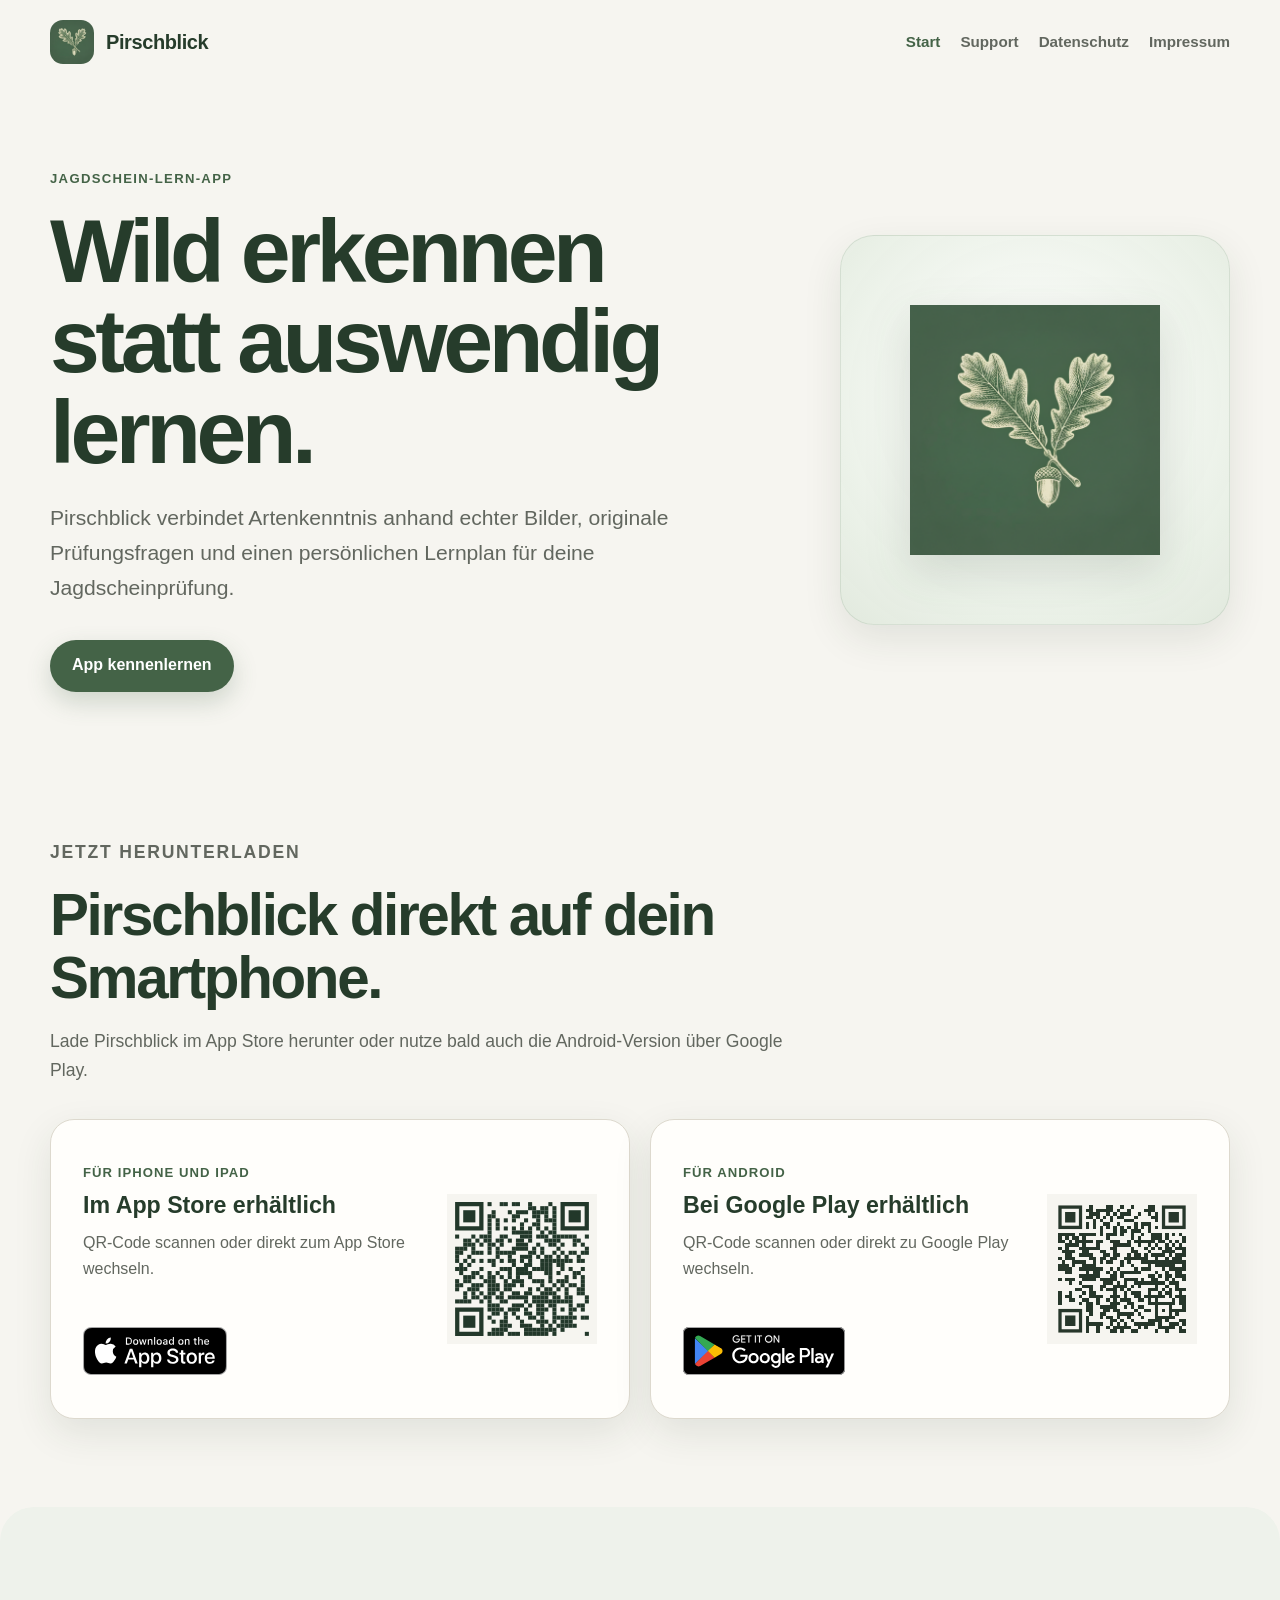
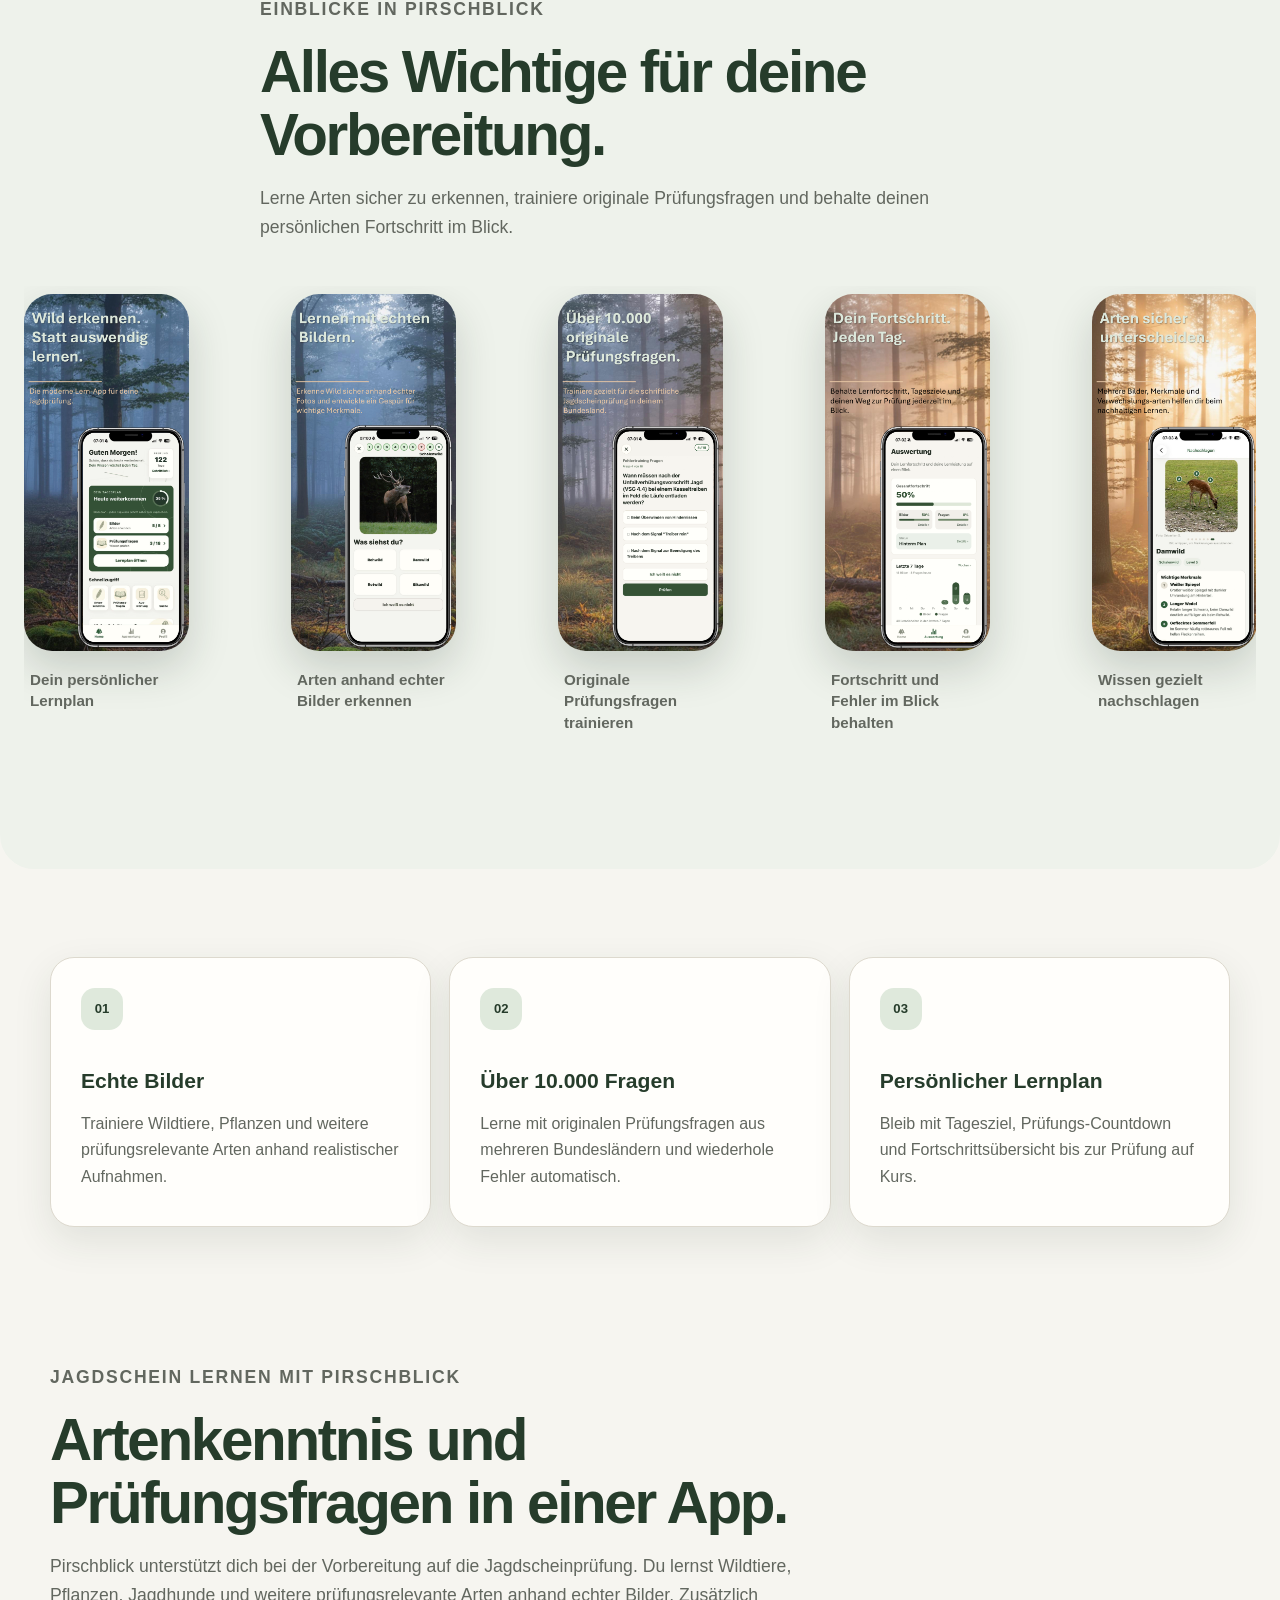
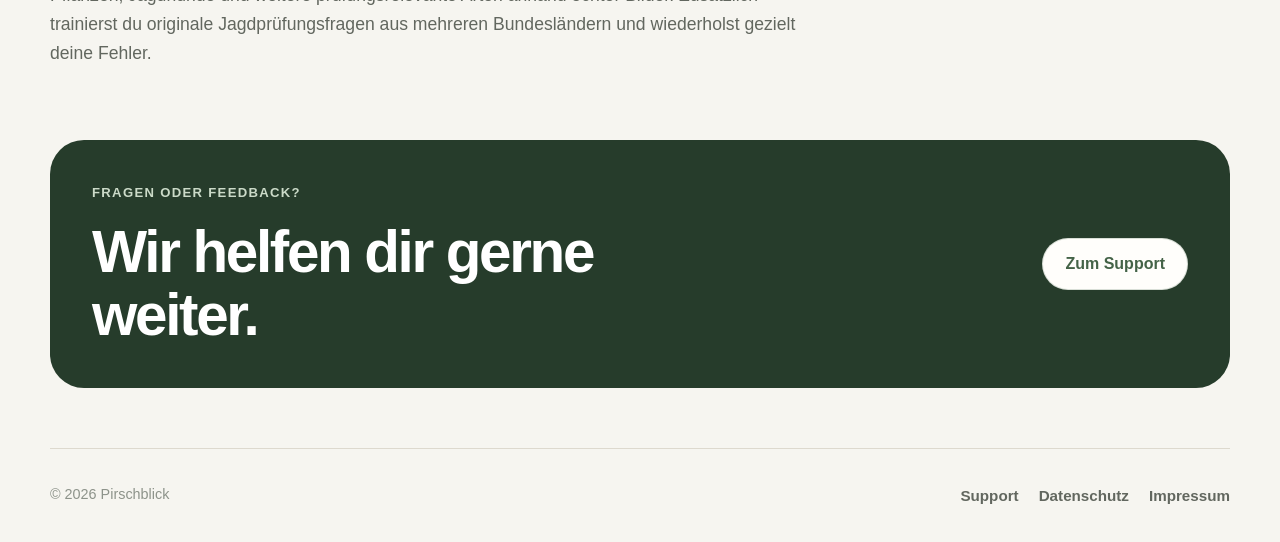
<file: index.html>
<!doctype html>
<html lang="de">
<head>
  <meta charset="utf-8" />
  <meta name="viewport" content="width=device-width, initial-scale=1" />

  <title>Pirschblick – Jagdschein lernen mit Bildern und Prüfungsfragen</title>

    <meta
    name="description"
    content="Mit Pirschblick lernst du für die Jagdscheinprüfung: Artenkenntnis anhand echter Bilder, originale Prüfungsfragen und ein persönlicher Lernplan."
  />

  <meta name="robots" content="index, follow, max-image-preview:large" />
  <link rel="canonical" href="https://pirschblick.net/" />
  <link rel="icon" type="image/png" href="./assets/brand/favicon.png" />
  <link rel="apple-touch-icon" href="./assets/brand/favicon.png" />
  <link rel="manifest" href="./site.webmanifest" />

  <meta property="og:type" content="website" />
  <meta property="og:locale" content="de_DE" />
  <meta property="og:site_name" content="Pirschblick" />
  <meta property="og:title" content="Pirschblick – Jagdschein lernen mit Bildern und Prüfungsfragen" />
  <meta property="og:description" content="Mit Pirschblick lernst du für die Jagdscheinprüfung: Artenkenntnis anhand echter Bilder, originale Prüfungsfragen und ein persönlicher Lernplan." />
  <meta property="og:url" content="https://pirschblick.net/" />
  <meta property="og:image" content="https://pirschblick.net/assets/brand/favicon.png" />
  <meta property="og:image:alt" content="Pirschblick Logo" />

  <meta name="twitter:card" content="summary" />
  <meta name="twitter:title" content="Pirschblick – Jagdschein lernen mit Bildern und Prüfungsfragen" />
  <meta name="twitter:description" content="Mit Pirschblick lernst du für die Jagdscheinprüfung: Artenkenntnis anhand echter Bilder, originale Prüfungsfragen und ein persönlicher Lernplan." />
  <meta name="twitter:image" content="https://pirschblick.net/assets/brand/favicon.png" />

  <script type="application/ld+json">
{
  "@context": "https://schema.org",
  "@graph": [
    {
      "@type": "WebSite",
      "@id": "https://pirschblick.net/#website",
      "url": "https://pirschblick.net/",
      "name": "Pirschblick",
      "description": "Moderne Lern-App zur Vorbereitung auf die Jagdscheinprüfung.",
      "inLanguage": "de-DE"
    },
    {
      "@type": "SoftwareApplication",
      "@id": "https://pirschblick.net/#app",
      "name": "Pirschblick",
      "url": "https://pirschblick.net/",
      "description": "Pirschblick verbindet Artenkenntnis anhand echter Bilder, originale Prüfungsfragen und einen persönlichen Lernplan für die Jagdscheinprüfung.",
      "applicationCategory": "EducationalApplication",
      "operatingSystem": "iOS, Android",
      "inLanguage": "de-DE",
      "image": "https://pirschblick.net/assets/brand/favicon.png",
      "publisher": {
        "@type": "Organization",
        "name": "Pirschblick",
        "url": "https://pirschblick.net/",
        "email": "info@pirschblick.net"
      }
    },
    {
      "@type": "Organization",
      "@id": "https://pirschblick.net/#organization",
      "name": "Pirschblick",
      "url": "https://pirschblick.net/",
      "logo": "https://pirschblick.net/assets/brand/favicon.png",
      "email": "info@pirschblick.net"
    }
  ]
}
  </script>

  <link rel="stylesheet" href="./assets/styles.css?v=20260913-1" />
</head>
<body>

  <header class="site-header">
    <a class="brand" href="./index.html" aria-label="Pirschblick Startseite">
      <img
        src="./assets/brand/pirschblick-logo.png"
        alt=""
        width="44"
        height="44"
      />
      <span>Pirschblick</span>
    </a>

    <nav class="site-nav" aria-label="Hauptnavigation">
      <a href="./index.html" aria-current="page">Start</a> <a href="./support.html">Support</a> <a href="./datenschutz.html">Datenschutz</a> <a href="./impressum.html">Impressum</a>
    </nav>
  </header>

  <main>
    <section class="hero">
      <div class="hero-content">
        <p class="eyebrow">Jagdschein-Lern-App</p>

        <h1>Wild erkennen statt auswendig lernen.</h1>

        <p class="hero-copy">
          Pirschblick verbindet Artenkenntnis anhand echter Bilder,
          originale Prüfungsfragen und einen persönlichen Lernplan
          für deine Jagdscheinprüfung.
        </p>

        <a class="primary-link" href="#app-einblicke">
          App kennenlernen
        </a>
      </div>

      <div class="hero-mark" aria-hidden="true">
        <img
          src="./assets/brand/pirschblick-logo.png"
          alt=""
          width="240"
          height="240"
        />
      </div>
    </section>


    <section class="section download-section" aria-labelledby="download-title">
      <div class="section-heading download-heading">
        <p class="eyebrow">Jetzt herunterladen</p>
        <h2 id="download-title">Pirschblick direkt auf dein Smartphone.</h2>
        <p>
          Lade Pirschblick im App Store herunter oder nutze bald auch die
          Android-Version über Google Play.
        </p>
      </div>

      <div class="store-grid">
        <article class="store-card">
          <div class="store-card-copy">
            <p class="store-platform">Für iPhone und iPad</p>
            <h3>Im App Store erhältlich</h3>
            <p>QR-Code scannen oder direkt zum App Store wechseln.</p>
          </div>

          <img
            class="store-qr"
            src="./assets/stores/app-store-qr.svg"
            alt="QR-Code zum Pirschblick App-Store-Eintrag"
            loading="lazy"
          />

          <a
            class="store-badge-link"
            href="https://apps.apple.com/de/app/pirschblick/id6779660800"
            target="_blank"
            rel="noopener noreferrer"
            aria-label="Pirschblick im Apple App Store öffnen"
          >
            <img
              class="store-badge"
              src="./assets/stores/app-store-badge.svg"
              alt="Laden im App Store"
            />
          </a>
        </article>

        <article class="store-card">
          <div class="store-card-copy">
            <p class="store-platform">Für Android</p>
            <h3>Bei Google Play erhältlich</h3>
            <p>QR-Code scannen oder direkt zu Google Play wechseln.</p>
          </div>

          <img
            class="store-qr"
            src="./assets/stores/google-play-qr.svg"
            alt="QR-Code zum Pirschblick Google-Play-Eintrag"
            loading="lazy"
          />

          <a
            class="store-badge-link"
            href="https://play.google.com/store/apps/details?id=net.pirschblick.app"
            target="_blank"
            rel="noopener noreferrer"
            aria-label="Pirschblick bei Google Play öffnen"
          >
            <img
              class="store-badge"
              src="./assets/stores/google-play-badge.svg"
              alt="Jetzt bei Google Play"
            />
          </a>
        </article>
      </div>
    </section>

    <section class="section app-showcase" id="app-einblicke">
      <div class="section-heading">
        <p class="eyebrow">Einblicke in Pirschblick</p>
        <h2>Alles Wichtige für deine Vorbereitung.</h2>

        <p>
          Lerne Arten sicher zu erkennen, trainiere originale Prüfungsfragen
          und behalte deinen persönlichen Fortschritt im Blick.
        </p>
      </div>

      <div class="screenshot-gallery" aria-label="Einblicke in die Pirschblick App">
        <figure class="screenshot-card">
          <img
            src="./assets/app-screens/01-homescreen.jpg"
            alt="Pirschblick Homescreen mit persönlichem Tageslernplan"
            loading="lazy"
          />
          <figcaption>Dein persönlicher Lernplan</figcaption>
        </figure>

        <figure class="screenshot-card">
          <img
            src="./assets/app-screens/02-artenkenntnis.jpg"
            alt="Artenkenntnis-Training in Pirschblick"
            loading="lazy"
          />
          <figcaption>Arten anhand echter Bilder erkennen</figcaption>
        </figure>

        <figure class="screenshot-card">
          <img
            src="./assets/app-screens/03-pruefungsfragen.jpg"
            alt="Training mit originalen Prüfungsfragen"
            loading="lazy"
          />
          <figcaption>Originale Prüfungsfragen trainieren</figcaption>
        </figure>

        <figure class="screenshot-card">
          <img
            src="./assets/app-screens/04-auswertung.jpg"
            alt="Auswertung und Lernfortschritt in Pirschblick"
            loading="lazy"
          />
          <figcaption>Fortschritt und Fehler im Blick behalten</figcaption>
        </figure>

        <figure class="screenshot-card">
          <img
            src="./assets/app-screens/05-wissensdatenbank.jpg"
            alt="Wissensdatenbank mit Detailinformationen zu Arten"
            loading="lazy"
          />
          <figcaption>Wissen gezielt nachschlagen</figcaption>
        </figure>

        <figure class="screenshot-card">
          <img
            src="./assets/app-screens/06-suche.jpg"
            alt="Suche nach Arten und Lerninhalten in Pirschblick"
            loading="lazy"
          />
          <figcaption>Arten schnell und einfach finden</figcaption>
        </figure>
      </div>
    </section>

    <section class="section">
      <div class="feature-grid">
        <article class="feature-card">
          <span class="feature-number">01</span>
          <h2>Echte Bilder</h2>

          <p>
            Trainiere Wildtiere, Pflanzen und weitere prüfungsrelevante Arten
            anhand realistischer Aufnahmen.
          </p>
        </article>

        <article class="feature-card">
          <span class="feature-number">02</span>
          <h2>Über 10.000 Fragen</h2>

          <p>
            Lerne mit originalen Prüfungsfragen aus mehreren Bundesländern
            und wiederhole Fehler automatisch.
          </p>
        </article>

        <article class="feature-card">
          <span class="feature-number">03</span>
          <h2>Persönlicher Lernplan</h2>

          <p>
            Bleib mit Tagesziel, Prüfungs-Countdown und Fortschrittsübersicht
            bis zur Prüfung auf Kurs.
          </p>
        </article>
      </div>
    </section>

    <section class="section seo-intro">
      <div class="section-heading">
        <p class="eyebrow">Jagdschein lernen mit Pirschblick</p>

        <h2>
          Artenkenntnis und Prüfungsfragen in einer App.
        </h2>

        <p>
          Pirschblick unterstützt dich bei der Vorbereitung auf die
          Jagdscheinprüfung. Du lernst Wildtiere, Pflanzen, Jagdhunde
          und weitere prüfungsrelevante Arten anhand echter Bilder.
          Zusätzlich trainierst du originale Jagdprüfungsfragen aus
          mehreren Bundesländern und wiederholst gezielt deine Fehler.
        </p>
      </div>
    </section>


    <section class="section support-teaser">
      <div>
        <p class="eyebrow">Fragen oder Feedback?</p>
        <h2>Wir helfen dir gerne weiter.</h2>
      </div>

      <a class="secondary-link" href="./support.html">
        Zum Support
      </a>
    </section>
  </main>


  <footer class="site-footer">
    <span>© 2026 Pirschblick</span>

    <nav aria-label="Rechtliche Links">
      <a href="./support.html">Support</a>
      <a href="./datenschutz.html">Datenschutz</a>
      <a href="./impressum.html">Impressum</a>
    </nav>
  </footer>
</body>
</html>
</file>
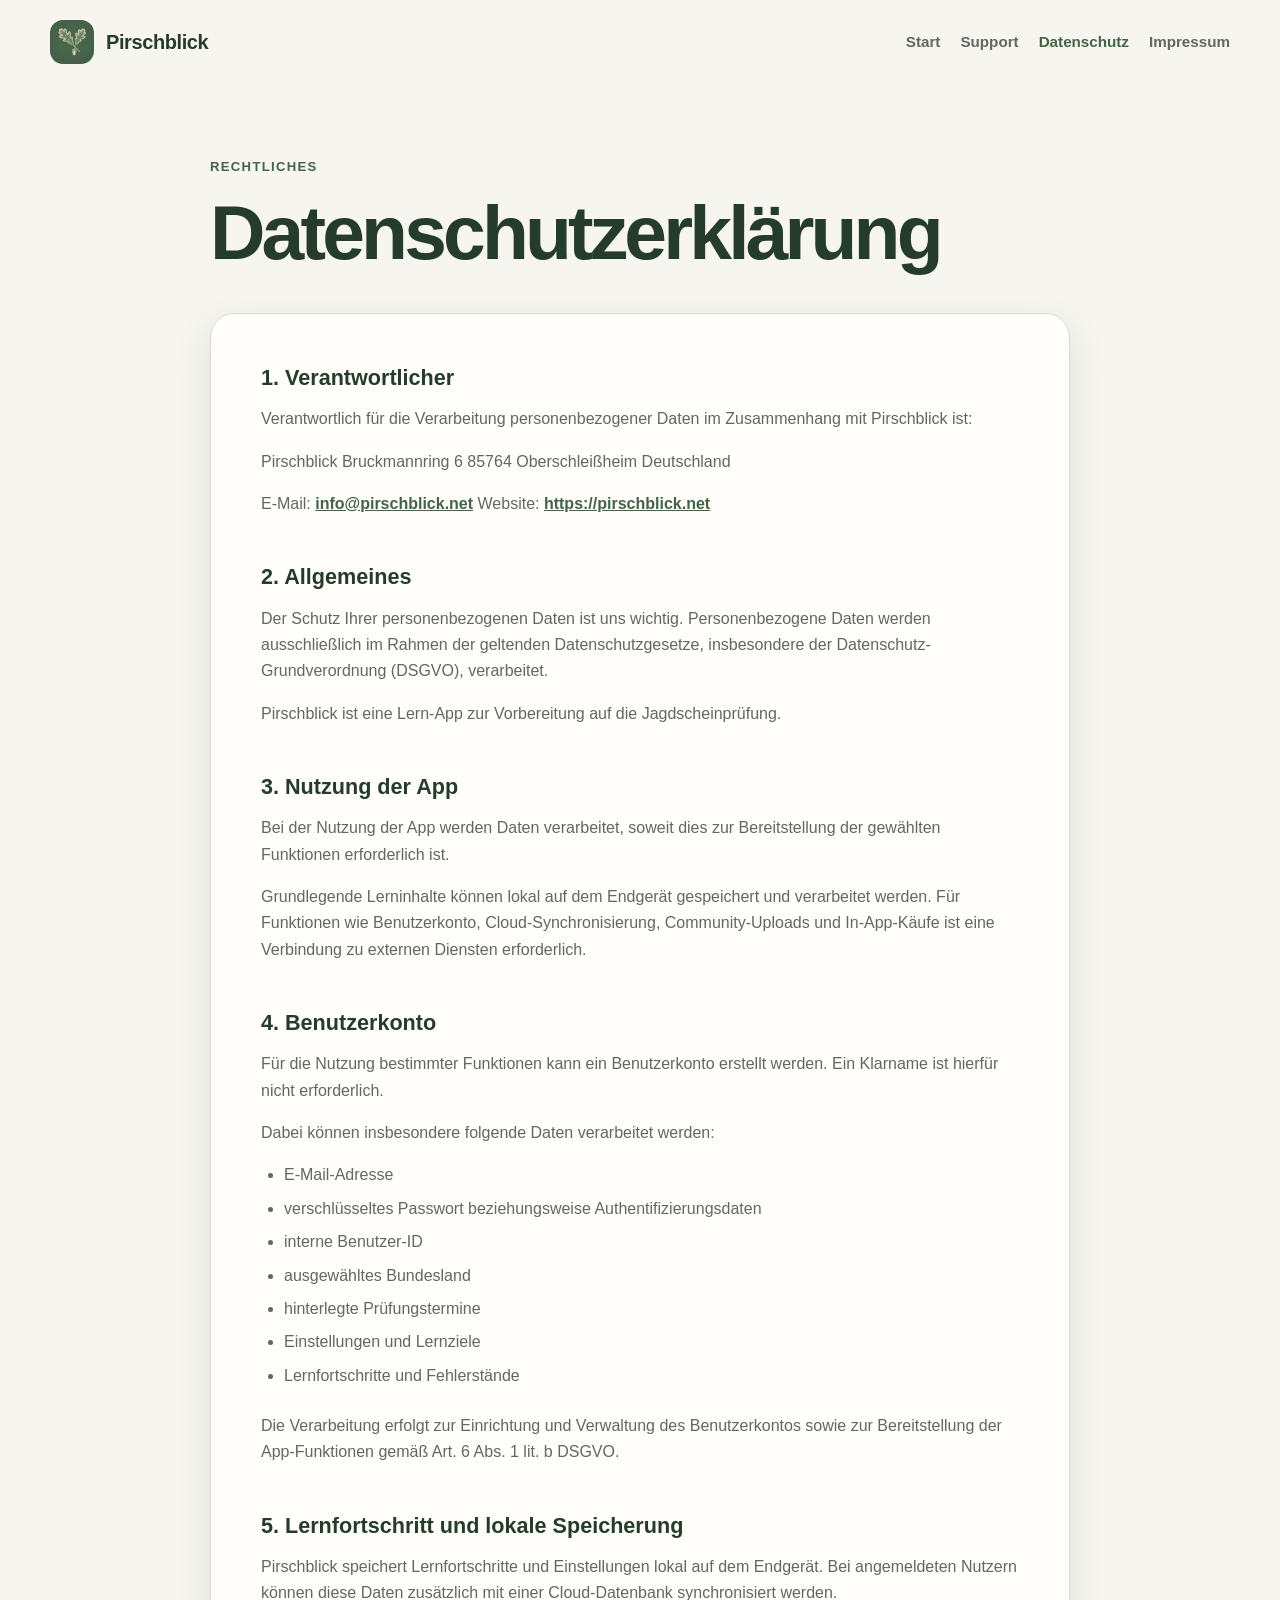
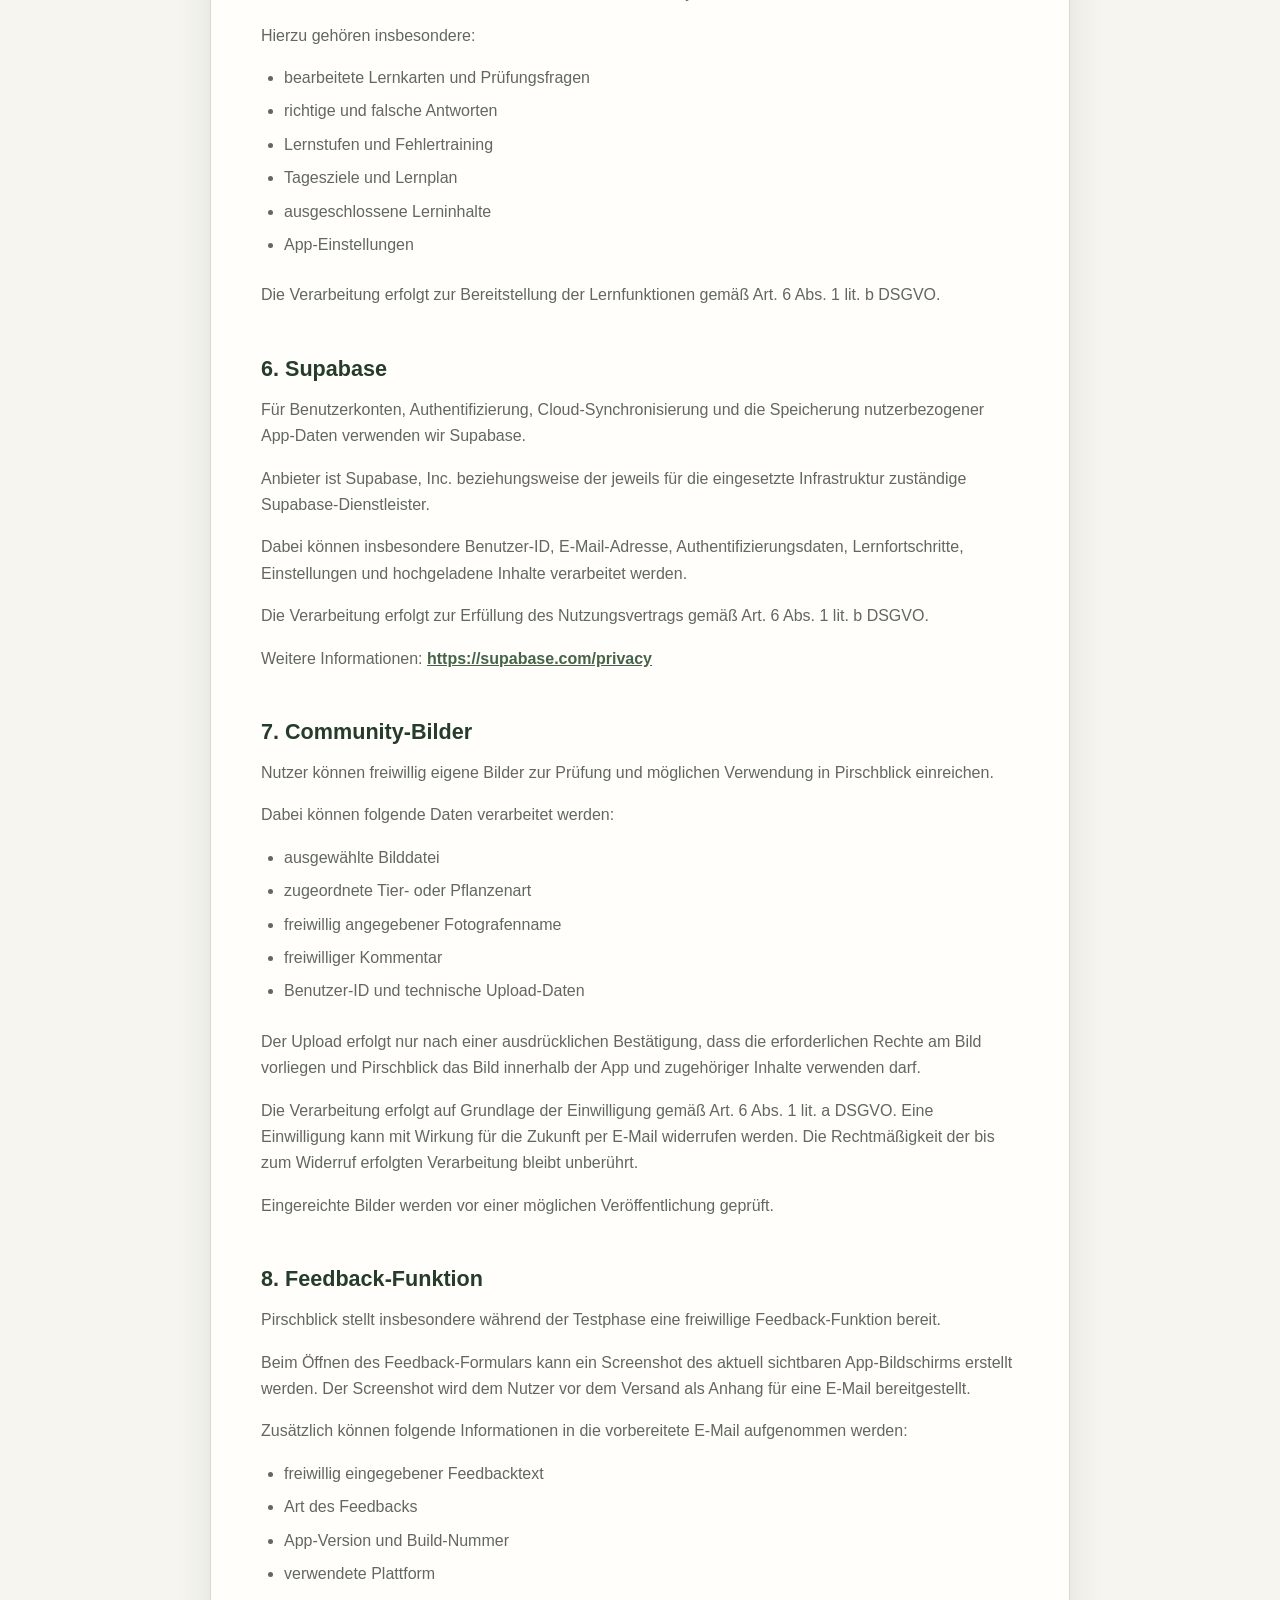
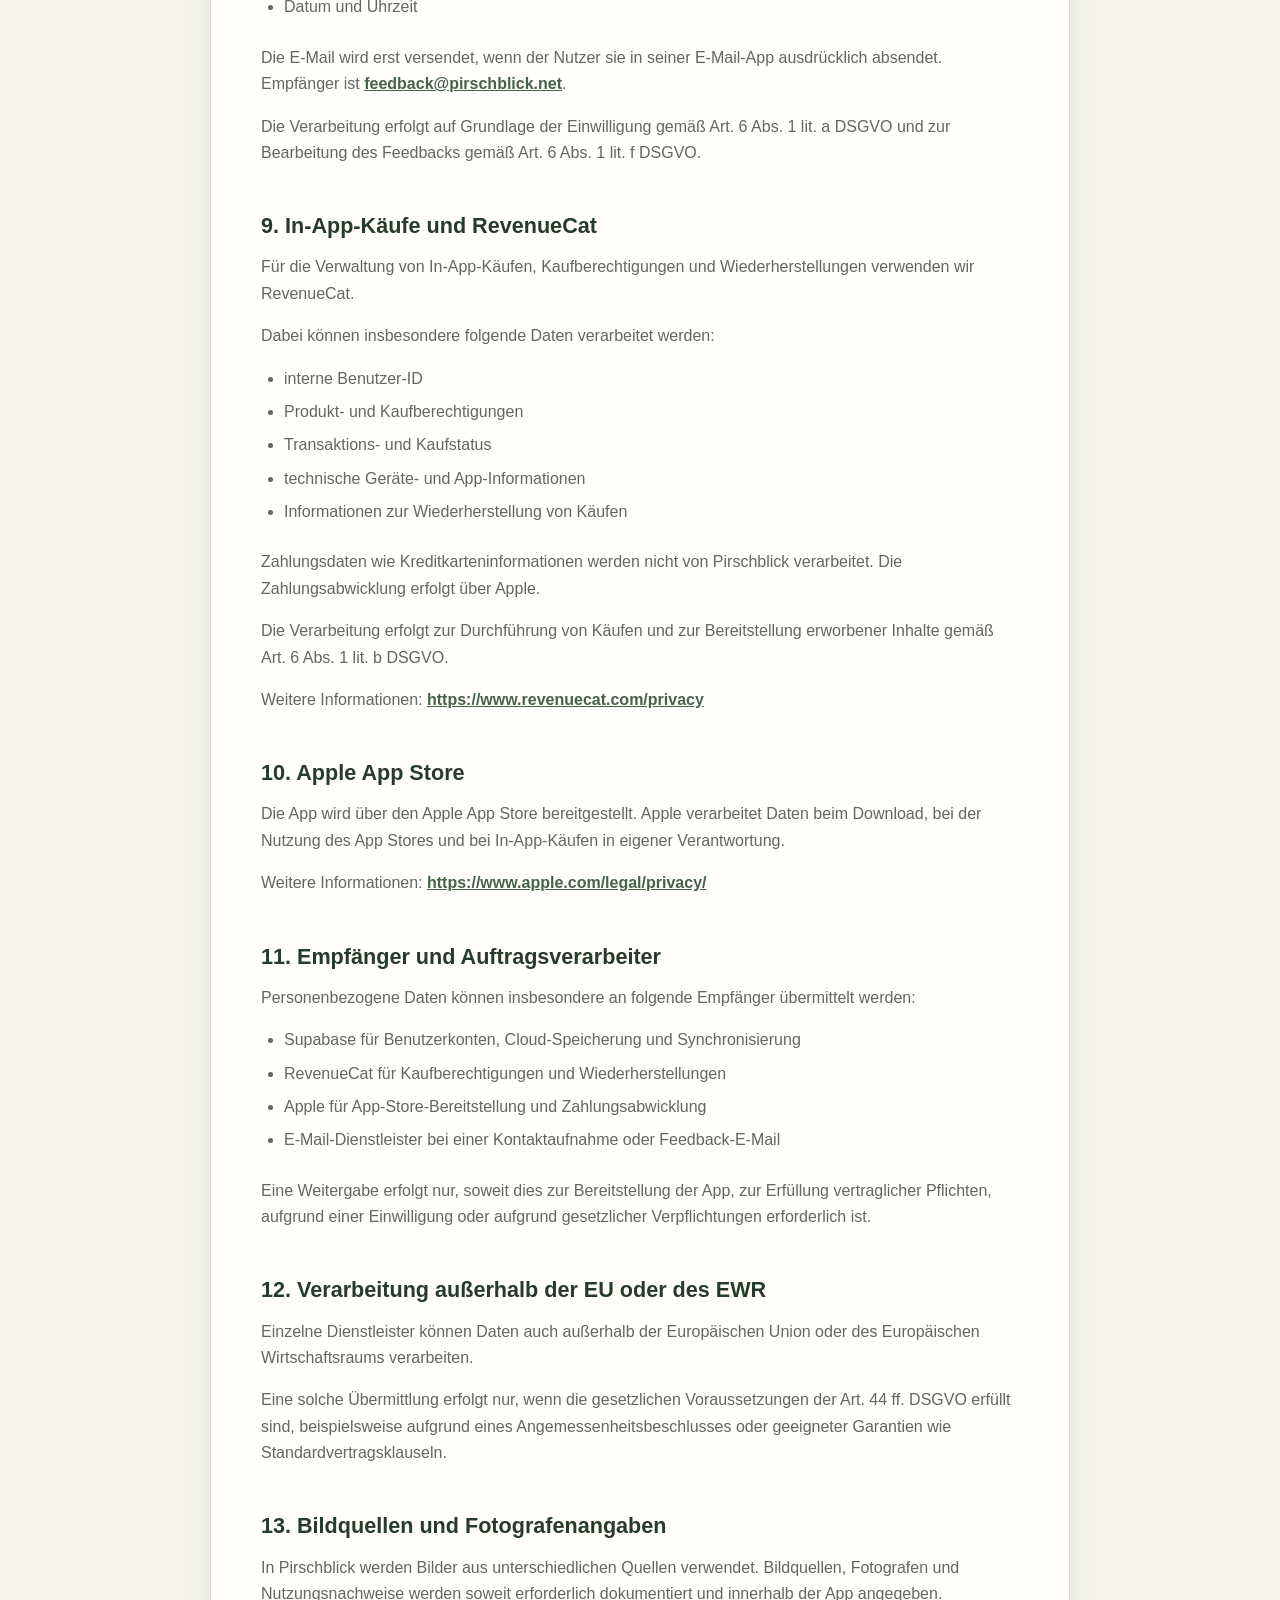
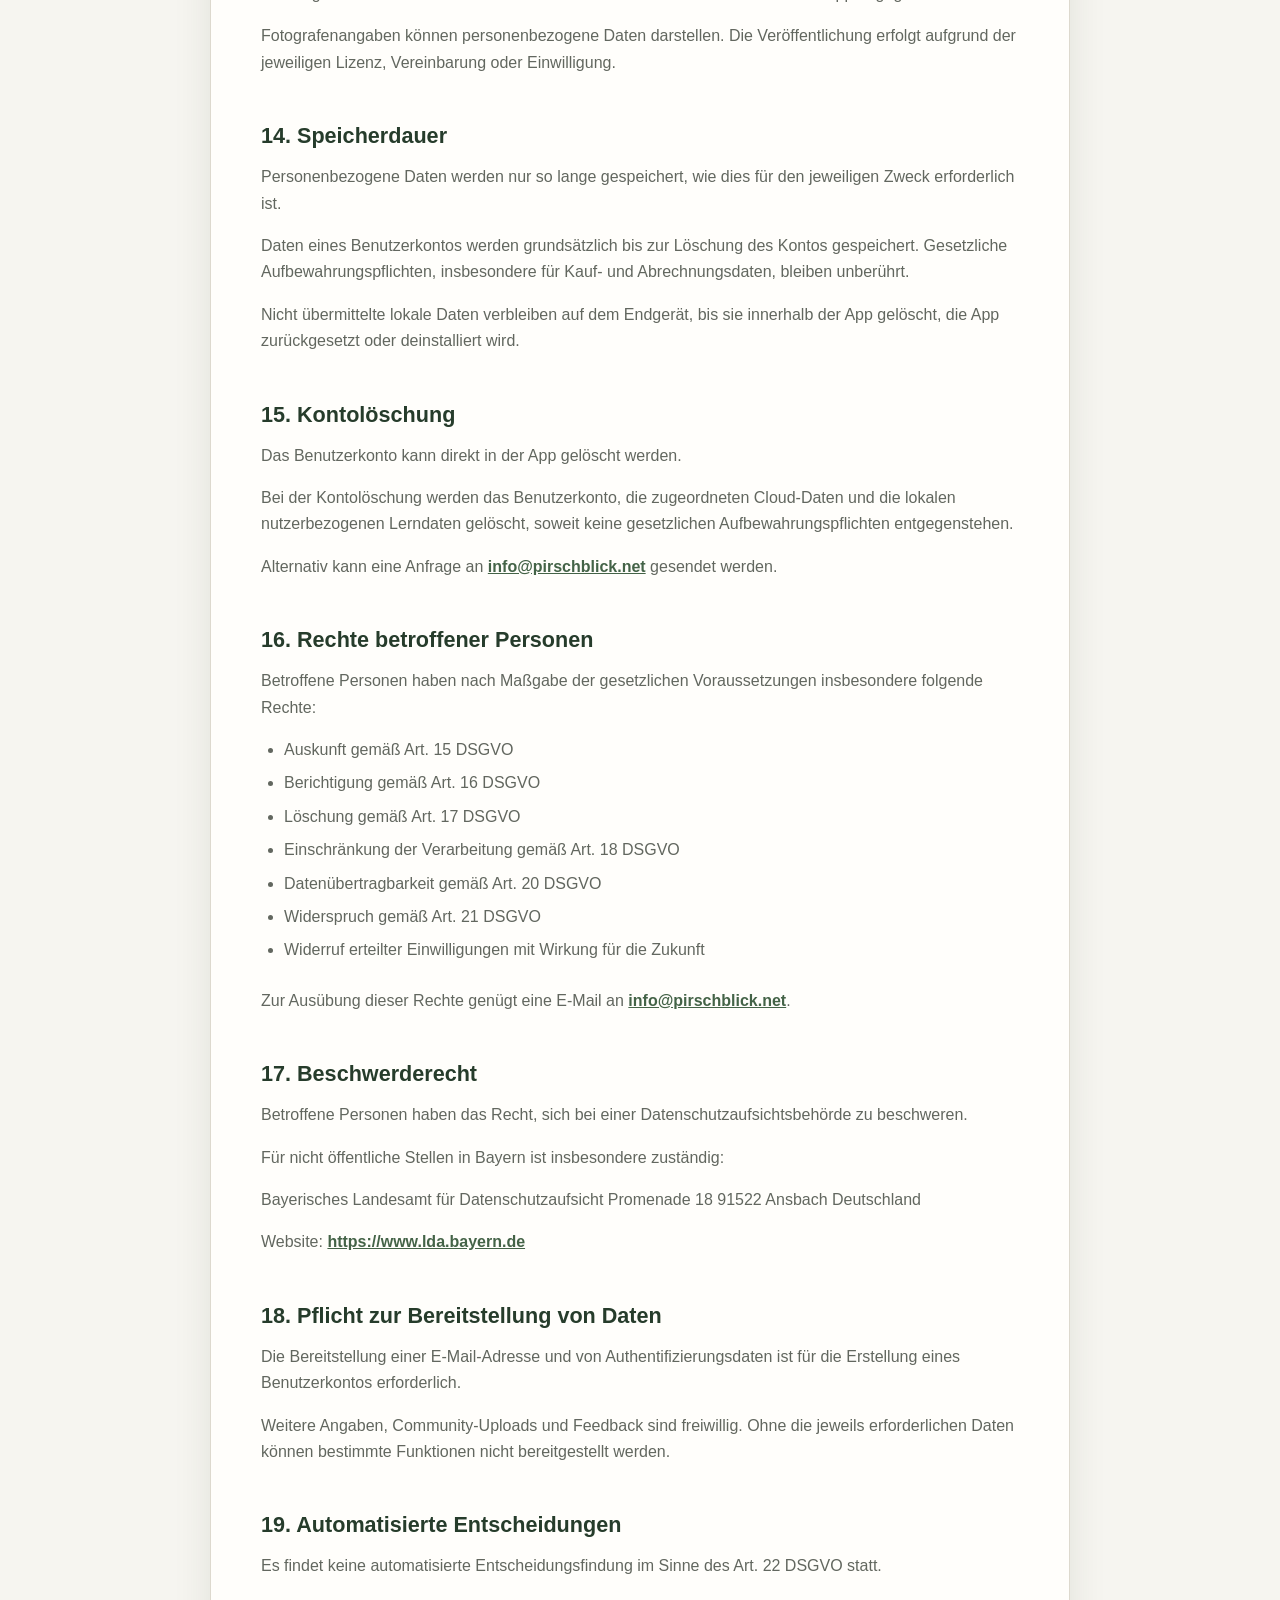
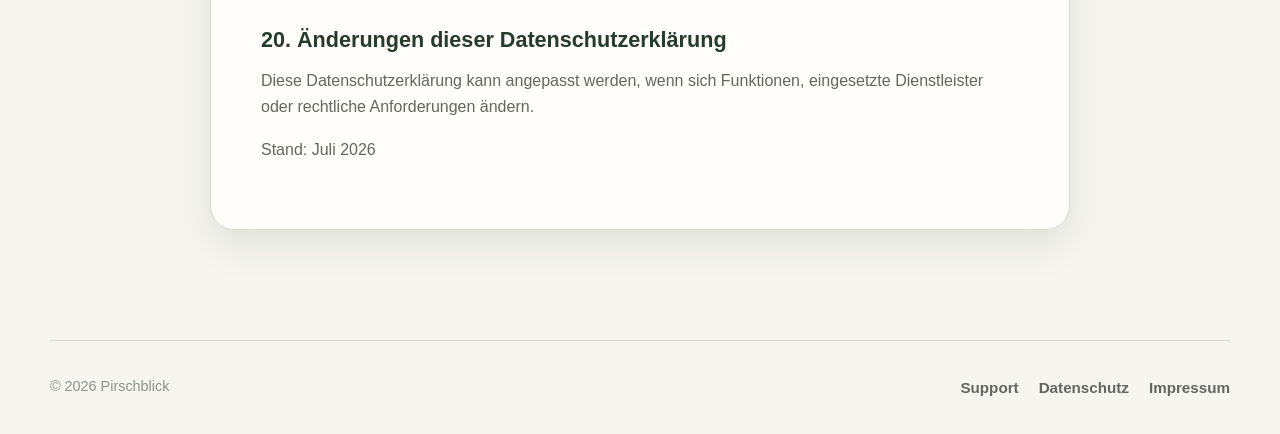
<file: datenschutz.html>
<!doctype html>
<html lang="de">
<head>
  <meta charset="utf-8" />
  <meta name="viewport" content="width=device-width, initial-scale=1" />

  <title>Datenschutzerklärung – Pirschblick</title>

    <meta
    name="description"
    content="Datenschutzerklärung für die Pirschblick Jagdschein-Lern-App und Website."
  />

  <meta name="robots" content="index, follow, max-image-preview:large" />
  <link rel="canonical" href="https://pirschblick.net/datenschutz.html" />
  <link rel="icon" type="image/png" href="./assets/brand/favicon.png" />
  <link rel="apple-touch-icon" href="./assets/brand/favicon.png" />
  <link rel="manifest" href="./site.webmanifest" />

  <meta property="og:type" content="website" />
  <meta property="og:locale" content="de_DE" />
  <meta property="og:site_name" content="Pirschblick" />
  <meta property="og:title" content="Datenschutzerklärung – Pirschblick" />
  <meta property="og:description" content="Datenschutzerklärung für die Pirschblick Jagdschein-Lern-App und Website." />
  <meta property="og:url" content="https://pirschblick.net/datenschutz.html" />
  <meta property="og:image" content="https://pirschblick.net/assets/brand/favicon.png" />
  <meta property="og:image:alt" content="Pirschblick Logo" />

  <meta name="twitter:card" content="summary" />
  <meta name="twitter:title" content="Datenschutzerklärung – Pirschblick" />
  <meta name="twitter:description" content="Datenschutzerklärung für die Pirschblick Jagdschein-Lern-App und Website." />
  <meta name="twitter:image" content="https://pirschblick.net/assets/brand/favicon.png" />

  <link rel="stylesheet" href="./assets/styles.css" />
</head>
<body>

  <header class="site-header">
    <a class="brand" href="./index.html" aria-label="Pirschblick Startseite">
      <img
        src="./assets/brand/pirschblick-logo.png"
        alt=""
        width="44"
        height="44"
      />
      <span>Pirschblick</span>
    </a>

    <nav class="site-nav" aria-label="Hauptnavigation">
      <a href="./index.html">Start</a> <a href="./support.html">Support</a> <a href="./datenschutz.html" aria-current="page">Datenschutz</a> <a href="./impressum.html">Impressum</a>
    </nav>
  </header>

  <main class="content-page legal-page">
    <p class="eyebrow">Rechtliches</p>
    <h1>Datenschutzerklärung</h1>

    <article class="legal-card">
      <h2>1. Verantwortlicher</h2>
        <p>Verantwortlich für die Verarbeitung personenbezogener Daten im Zusammenhang mit Pirschblick ist:</p>
        <p>Pirschblick Bruckmannring 6 85764 Oberschleißheim Deutschland</p>
        <p>E-Mail: <a class="text-link" href="mailto:info@pirschblick.net">info@pirschblick.net</a> Website: <a class="text-link" href="https://pirschblick.net" rel="noopener noreferrer">https://pirschblick.net</a></p>
        <h2>2. Allgemeines</h2>
        <p>Der Schutz Ihrer personenbezogenen Daten ist uns wichtig. Personenbezogene Daten werden ausschließlich im Rahmen der geltenden Datenschutzgesetze, insbesondere der Datenschutz-Grundverordnung (DSGVO), verarbeitet.</p>
        <p>Pirschblick ist eine Lern-App zur Vorbereitung auf die Jagdscheinprüfung.</p>
        <h2>3. Nutzung der App</h2>
        <p>Bei der Nutzung der App werden Daten verarbeitet, soweit dies zur Bereitstellung der gewählten Funktionen erforderlich ist.</p>
        <p>Grundlegende Lerninhalte können lokal auf dem Endgerät gespeichert und verarbeitet werden. Für Funktionen wie Benutzerkonto, Cloud-Synchronisierung, Community-Uploads und In-App-Käufe ist eine Verbindung zu externen Diensten erforderlich.</p>
        <h2>4. Benutzerkonto</h2>
        <p>Für die Nutzung bestimmter Funktionen kann ein Benutzerkonto erstellt werden. Ein Klarname ist hierfür nicht erforderlich.</p>
        <p>Dabei können insbesondere folgende Daten verarbeitet werden:</p>
        <ul>
          <li>E-Mail-Adresse</li>
          <li>verschlüsseltes Passwort beziehungsweise Authentifizierungsdaten</li>
          <li>interne Benutzer-ID</li>
          <li>ausgewähltes Bundesland</li>
          <li>hinterlegte Prüfungstermine</li>
          <li>Einstellungen und Lernziele</li>
          <li>Lernfortschritte und Fehlerstände</li>
        </ul>
        <p>Die Verarbeitung erfolgt zur Einrichtung und Verwaltung des Benutzerkontos sowie zur Bereitstellung der App-Funktionen gemäß Art. 6 Abs. 1 lit. b DSGVO.</p>
        <h2>5. Lernfortschritt und lokale Speicherung</h2>
        <p>Pirschblick speichert Lernfortschritte und Einstellungen lokal auf dem Endgerät. Bei angemeldeten Nutzern können diese Daten zusätzlich mit einer Cloud-Datenbank synchronisiert werden.</p>
        <p>Hierzu gehören insbesondere:</p>
        <ul>
          <li>bearbeitete Lernkarten und Prüfungsfragen</li>
          <li>richtige und falsche Antworten</li>
          <li>Lernstufen und Fehlertraining</li>
          <li>Tagesziele und Lernplan</li>
          <li>ausgeschlossene Lerninhalte</li>
          <li>App-Einstellungen</li>
        </ul>
        <p>Die Verarbeitung erfolgt zur Bereitstellung der Lernfunktionen gemäß Art. 6 Abs. 1 lit. b DSGVO.</p>
        <h2>6. Supabase</h2>
        <p>Für Benutzerkonten, Authentifizierung, Cloud-Synchronisierung und die Speicherung nutzerbezogener App-Daten verwenden wir Supabase.</p>
        <p>Anbieter ist Supabase, Inc. beziehungsweise der jeweils für die eingesetzte Infrastruktur zuständige Supabase-Dienstleister.</p>
        <p>Dabei können insbesondere Benutzer-ID, E-Mail-Adresse, Authentifizierungsdaten, Lernfortschritte, Einstellungen und hochgeladene Inhalte verarbeitet werden.</p>
        <p>Die Verarbeitung erfolgt zur Erfüllung des Nutzungsvertrags gemäß Art. 6 Abs. 1 lit. b DSGVO.</p>
        <p>Weitere Informationen: <a class="text-link" href="https://supabase.com/privacy" rel="noopener noreferrer">https://supabase.com/privacy</a></p>
        <h2>7. Community-Bilder</h2>
        <p>Nutzer können freiwillig eigene Bilder zur Prüfung und möglichen Verwendung in Pirschblick einreichen.</p>
        <p>Dabei können folgende Daten verarbeitet werden:</p>
        <ul>
          <li>ausgewählte Bilddatei</li>
          <li>zugeordnete Tier- oder Pflanzenart</li>
          <li>freiwillig angegebener Fotografenname</li>
          <li>freiwilliger Kommentar</li>
          <li>Benutzer-ID und technische Upload-Daten</li>
        </ul>
        <p>Der Upload erfolgt nur nach einer ausdrücklichen Bestätigung, dass die erforderlichen Rechte am Bild vorliegen und Pirschblick das Bild innerhalb der App und zugehöriger Inhalte verwenden darf.</p>
        <p>Die Verarbeitung erfolgt auf Grundlage der Einwilligung gemäß Art. 6 Abs. 1 lit. a DSGVO. Eine Einwilligung kann mit Wirkung für die Zukunft per E-Mail widerrufen werden. Die Rechtmäßigkeit der bis zum Widerruf erfolgten Verarbeitung bleibt unberührt.</p>
        <p>Eingereichte Bilder werden vor einer möglichen Veröffentlichung geprüft.</p>
        <h2>8. Feedback-Funktion</h2>
        <p>Pirschblick stellt insbesondere während der Testphase eine freiwillige Feedback-Funktion bereit.</p>
        <p>Beim Öffnen des Feedback-Formulars kann ein Screenshot des aktuell sichtbaren App-Bildschirms erstellt werden. Der Screenshot wird dem Nutzer vor dem Versand als Anhang für eine E-Mail bereitgestellt.</p>
        <p>Zusätzlich können folgende Informationen in die vorbereitete E-Mail aufgenommen werden:</p>
        <ul>
          <li>freiwillig eingegebener Feedbacktext</li>
          <li>Art des Feedbacks</li>
          <li>App-Version und Build-Nummer</li>
          <li>verwendete Plattform</li>
          <li>Datum und Uhrzeit</li>
        </ul>
        <p>Die E-Mail wird erst versendet, wenn der Nutzer sie in seiner E-Mail-App ausdrücklich absendet. Empfänger ist <a class="text-link" href="mailto:feedback@pirschblick.net">feedback@pirschblick.net</a>.</p>
        <p>Die Verarbeitung erfolgt auf Grundlage der Einwilligung gemäß Art. 6 Abs. 1 lit. a DSGVO und zur Bearbeitung des Feedbacks gemäß Art. 6 Abs. 1 lit. f DSGVO.</p>
        <h2>9. In-App-Käufe und RevenueCat</h2>
        <p>Für die Verwaltung von In-App-Käufen, Kaufberechtigungen und Wiederherstellungen verwenden wir RevenueCat.</p>
        <p>Dabei können insbesondere folgende Daten verarbeitet werden:</p>
        <ul>
          <li>interne Benutzer-ID</li>
          <li>Produkt- und Kaufberechtigungen</li>
          <li>Transaktions- und Kaufstatus</li>
          <li>technische Geräte- und App-Informationen</li>
          <li>Informationen zur Wiederherstellung von Käufen</li>
        </ul>
        <p>Zahlungsdaten wie Kreditkarteninformationen werden nicht von Pirschblick verarbeitet. Die Zahlungsabwicklung erfolgt über Apple.</p>
        <p>Die Verarbeitung erfolgt zur Durchführung von Käufen und zur Bereitstellung erworbener Inhalte gemäß Art. 6 Abs. 1 lit. b DSGVO.</p>
        <p>Weitere Informationen: <a class="text-link" href="https://www.revenuecat.com/privacy" rel="noopener noreferrer">https://www.revenuecat.com/privacy</a></p>
        <h2>10. Apple App Store</h2>
        <p>Die App wird über den Apple App Store bereitgestellt. Apple verarbeitet Daten beim Download, bei der Nutzung des App Stores und bei In-App-Käufen in eigener Verantwortung.</p>
        <p>Weitere Informationen: <a class="text-link" href="https://www.apple.com/legal/privacy/" rel="noopener noreferrer">https://www.apple.com/legal/privacy/</a></p>
        <h2>11. Empfänger und Auftragsverarbeiter</h2>
        <p>Personenbezogene Daten können insbesondere an folgende Empfänger übermittelt werden:</p>
        <ul>
          <li>Supabase für Benutzerkonten, Cloud-Speicherung und Synchronisierung</li>
          <li>RevenueCat für Kaufberechtigungen und Wiederherstellungen</li>
          <li>Apple für App-Store-Bereitstellung und Zahlungsabwicklung</li>
          <li>E-Mail-Dienstleister bei einer Kontaktaufnahme oder Feedback-E-Mail</li>
        </ul>
        <p>Eine Weitergabe erfolgt nur, soweit dies zur Bereitstellung der App, zur Erfüllung vertraglicher Pflichten, aufgrund einer Einwilligung oder aufgrund gesetzlicher Verpflichtungen erforderlich ist.</p>
        <h2>12. Verarbeitung außerhalb der EU oder des EWR</h2>
        <p>Einzelne Dienstleister können Daten auch außerhalb der Europäischen Union oder des Europäischen Wirtschaftsraums verarbeiten.</p>
        <p>Eine solche Übermittlung erfolgt nur, wenn die gesetzlichen Voraussetzungen der Art. 44 ff. DSGVO erfüllt sind, beispielsweise aufgrund eines Angemessenheitsbeschlusses oder geeigneter Garantien wie Standardvertragsklauseln.</p>
        <h2>13. Bildquellen und Fotografenangaben</h2>
        <p>In Pirschblick werden Bilder aus unterschiedlichen Quellen verwendet. Bildquellen, Fotografen und Nutzungsnachweise werden soweit erforderlich dokumentiert und innerhalb der App angegeben.</p>
        <p>Fotografenangaben können personenbezogene Daten darstellen. Die Veröffentlichung erfolgt aufgrund der jeweiligen Lizenz, Vereinbarung oder Einwilligung.</p>
        <h2>14. Speicherdauer</h2>
        <p>Personenbezogene Daten werden nur so lange gespeichert, wie dies für den jeweiligen Zweck erforderlich ist.</p>
        <p>Daten eines Benutzerkontos werden grundsätzlich bis zur Löschung des Kontos gespeichert. Gesetzliche Aufbewahrungspflichten, insbesondere für Kauf- und Abrechnungsdaten, bleiben unberührt.</p>
        <p>Nicht übermittelte lokale Daten verbleiben auf dem Endgerät, bis sie innerhalb der App gelöscht, die App zurückgesetzt oder deinstalliert wird.</p>
        <h2>15. Kontolöschung</h2>
        <p>Das Benutzerkonto kann direkt in der App gelöscht werden.</p>
        <p>Bei der Kontolöschung werden das Benutzerkonto, die zugeordneten Cloud-Daten und die lokalen nutzerbezogenen Lerndaten gelöscht, soweit keine gesetzlichen Aufbewahrungspflichten entgegenstehen.</p>
        <p>Alternativ kann eine Anfrage an <a class="text-link" href="mailto:info@pirschblick.net">info@pirschblick.net</a> gesendet werden.</p>
        <h2>16. Rechte betroffener Personen</h2>
        <p>Betroffene Personen haben nach Maßgabe der gesetzlichen Voraussetzungen insbesondere folgende Rechte:</p>
        <ul>
          <li>Auskunft gemäß Art. 15 DSGVO</li>
          <li>Berichtigung gemäß Art. 16 DSGVO</li>
          <li>Löschung gemäß Art. 17 DSGVO</li>
          <li>Einschränkung der Verarbeitung gemäß Art. 18 DSGVO</li>
          <li>Datenübertragbarkeit gemäß Art. 20 DSGVO</li>
          <li>Widerspruch gemäß Art. 21 DSGVO</li>
          <li>Widerruf erteilter Einwilligungen mit Wirkung für die Zukunft</li>
        </ul>
        <p>Zur Ausübung dieser Rechte genügt eine E-Mail an <a class="text-link" href="mailto:info@pirschblick.net">info@pirschblick.net</a>.</p>
        <h2>17. Beschwerderecht</h2>
        <p>Betroffene Personen haben das Recht, sich bei einer Datenschutzaufsichtsbehörde zu beschweren.</p>
        <p>Für nicht öffentliche Stellen in Bayern ist insbesondere zuständig:</p>
        <p>Bayerisches Landesamt für Datenschutzaufsicht Promenade 18 91522 Ansbach Deutschland</p>
        <p>Website: <a class="text-link" href="https://www.lda.bayern.de" rel="noopener noreferrer">https://www.lda.bayern.de</a></p>
        <h2>18. Pflicht zur Bereitstellung von Daten</h2>
        <p>Die Bereitstellung einer E-Mail-Adresse und von Authentifizierungsdaten ist für die Erstellung eines Benutzerkontos erforderlich.</p>
        <p>Weitere Angaben, Community-Uploads und Feedback sind freiwillig. Ohne die jeweils erforderlichen Daten können bestimmte Funktionen nicht bereitgestellt werden.</p>
        <h2>19. Automatisierte Entscheidungen</h2>
        <p>Es findet keine automatisierte Entscheidungsfindung im Sinne des Art. 22 DSGVO statt.</p>
        <h2>20. Änderungen dieser Datenschutzerklärung</h2>
        <p>Diese Datenschutzerklärung kann angepasst werden, wenn sich Funktionen, eingesetzte Dienstleister oder rechtliche Anforderungen ändern.</p>
        <p>Stand: Juli 2026</p>
    </article>
  </main>


  <footer class="site-footer">
    <span>© 2026 Pirschblick</span>

    <nav aria-label="Rechtliche Links">
      <a href="./support.html">Support</a>
      <a href="./datenschutz.html">Datenschutz</a>
      <a href="./impressum.html">Impressum</a>
    </nav>
  </footer>
</body>
</html>
</file>
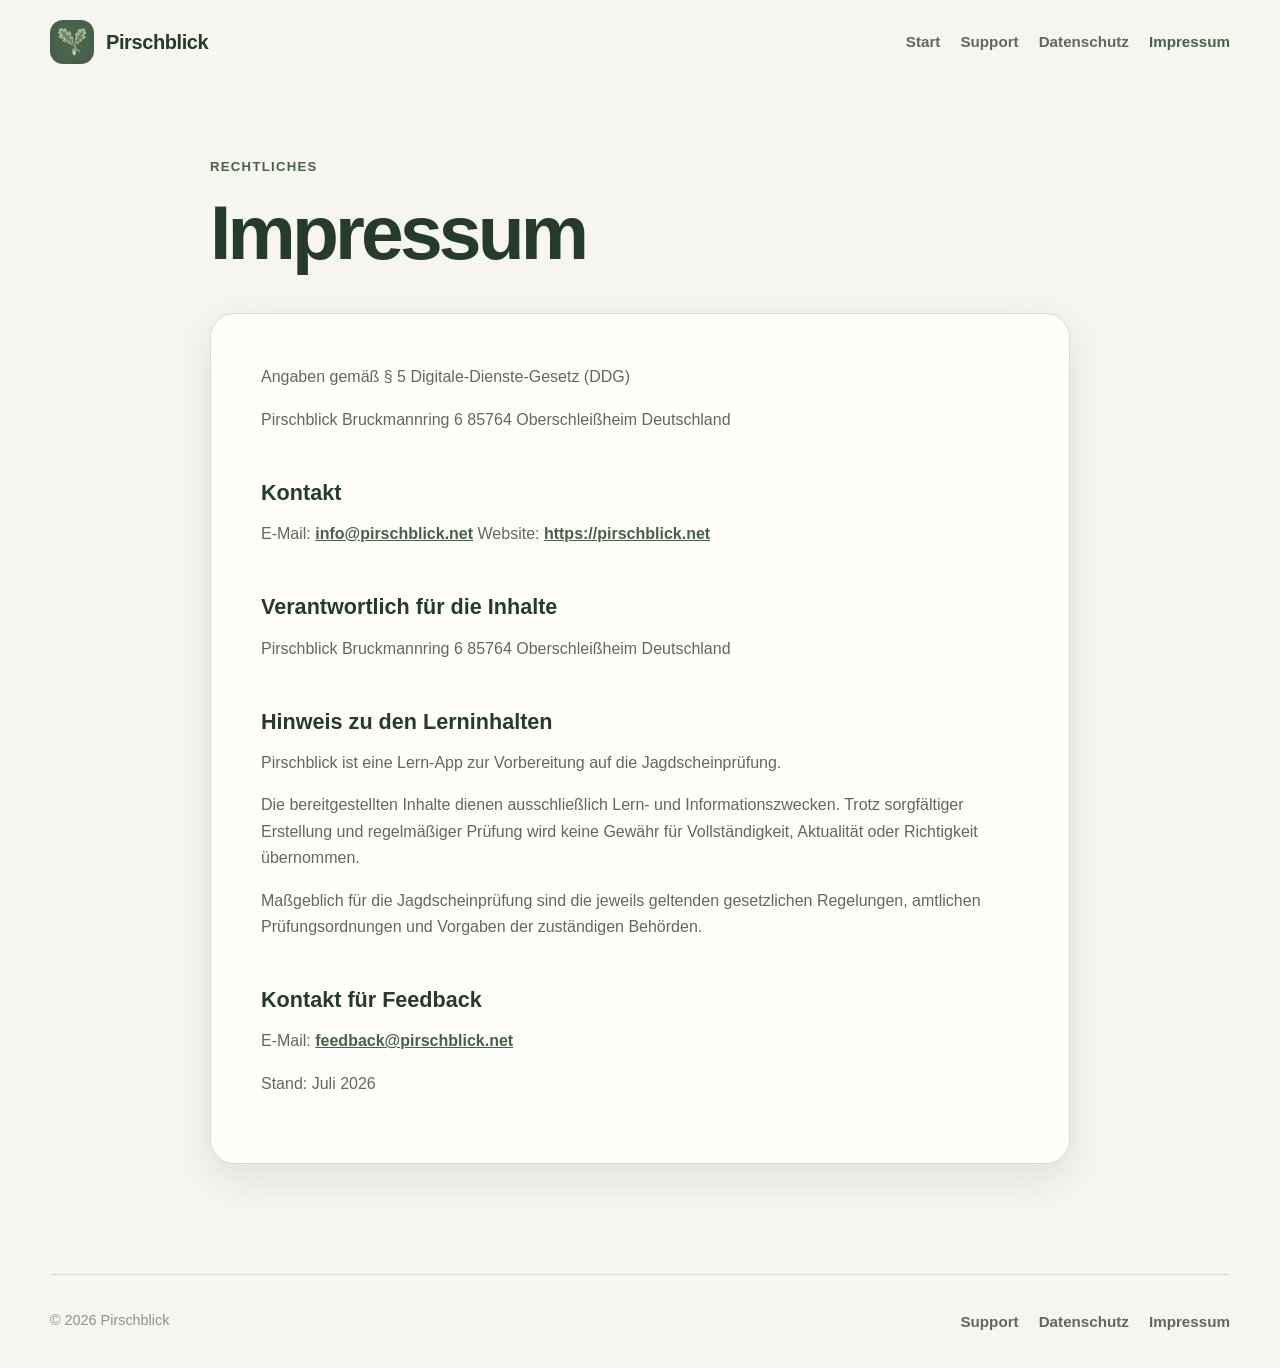
<file: impressum.html>
<!doctype html>
<html lang="de">
<head>
  <meta charset="utf-8" />
  <meta name="viewport" content="width=device-width, initial-scale=1" />

  <title>Impressum – Pirschblick</title>

    <meta
    name="description"
    content="Impressum und Anbieterangaben von Pirschblick."
  />

  <meta name="robots" content="index, follow, max-image-preview:large" />
  <link rel="canonical" href="https://pirschblick.net/impressum.html" />
  <link rel="icon" type="image/png" href="./assets/brand/favicon.png" />
  <link rel="apple-touch-icon" href="./assets/brand/favicon.png" />
  <link rel="manifest" href="./site.webmanifest" />

  <meta property="og:type" content="website" />
  <meta property="og:locale" content="de_DE" />
  <meta property="og:site_name" content="Pirschblick" />
  <meta property="og:title" content="Impressum – Pirschblick" />
  <meta property="og:description" content="Impressum und Anbieterangaben von Pirschblick." />
  <meta property="og:url" content="https://pirschblick.net/impressum.html" />
  <meta property="og:image" content="https://pirschblick.net/assets/brand/favicon.png" />
  <meta property="og:image:alt" content="Pirschblick Logo" />

  <meta name="twitter:card" content="summary" />
  <meta name="twitter:title" content="Impressum – Pirschblick" />
  <meta name="twitter:description" content="Impressum und Anbieterangaben von Pirschblick." />
  <meta name="twitter:image" content="https://pirschblick.net/assets/brand/favicon.png" />

  <link rel="stylesheet" href="./assets/styles.css" />
</head>
<body>

  <header class="site-header">
    <a class="brand" href="./index.html" aria-label="Pirschblick Startseite">
      <img
        src="./assets/brand/pirschblick-logo.png"
        alt=""
        width="44"
        height="44"
      />
      <span>Pirschblick</span>
    </a>

    <nav class="site-nav" aria-label="Hauptnavigation">
      <a href="./index.html">Start</a> <a href="./support.html">Support</a> <a href="./datenschutz.html">Datenschutz</a> <a href="./impressum.html" aria-current="page">Impressum</a>
    </nav>
  </header>

  <main class="content-page legal-page">
    <p class="eyebrow">Rechtliches</p>
    <h1>Impressum</h1>

    <article class="legal-card">
      <p>Angaben gemäß § 5 Digitale-Dienste-Gesetz (DDG)</p>
        <p>Pirschblick Bruckmannring 6 85764 Oberschleißheim Deutschland</p>
        <h2>Kontakt</h2>
        <p>E-Mail: <a class="text-link" href="mailto:info@pirschblick.net">info@pirschblick.net</a> Website: <a class="text-link" href="https://pirschblick.net" rel="noopener noreferrer">https://pirschblick.net</a></p>
        <h2>Verantwortlich für die Inhalte</h2>
        <p>Pirschblick Bruckmannring 6 85764 Oberschleißheim Deutschland</p>
        <h2>Hinweis zu den Lerninhalten</h2>
        <p>Pirschblick ist eine Lern-App zur Vorbereitung auf die Jagdscheinprüfung.</p>
        <p>Die bereitgestellten Inhalte dienen ausschließlich Lern- und Informationszwecken. Trotz sorgfältiger Erstellung und regelmäßiger Prüfung wird keine Gewähr für Vollständigkeit, Aktualität oder Richtigkeit übernommen.</p>
        <p>Maßgeblich für die Jagdscheinprüfung sind die jeweils geltenden gesetzlichen Regelungen, amtlichen Prüfungsordnungen und Vorgaben der zuständigen Behörden.</p>
        <h2>Kontakt für Feedback</h2>
        <p>E-Mail: <a class="text-link" href="mailto:feedback@pirschblick.net">feedback@pirschblick.net</a></p>
        <p>Stand: Juli 2026</p>
    </article>
  </main>


  <footer class="site-footer">
    <span>© 2026 Pirschblick</span>

    <nav aria-label="Rechtliche Links">
      <a href="./support.html">Support</a>
      <a href="./datenschutz.html">Datenschutz</a>
      <a href="./impressum.html">Impressum</a>
    </nav>
  </footer>
</body>
</html>
</file>
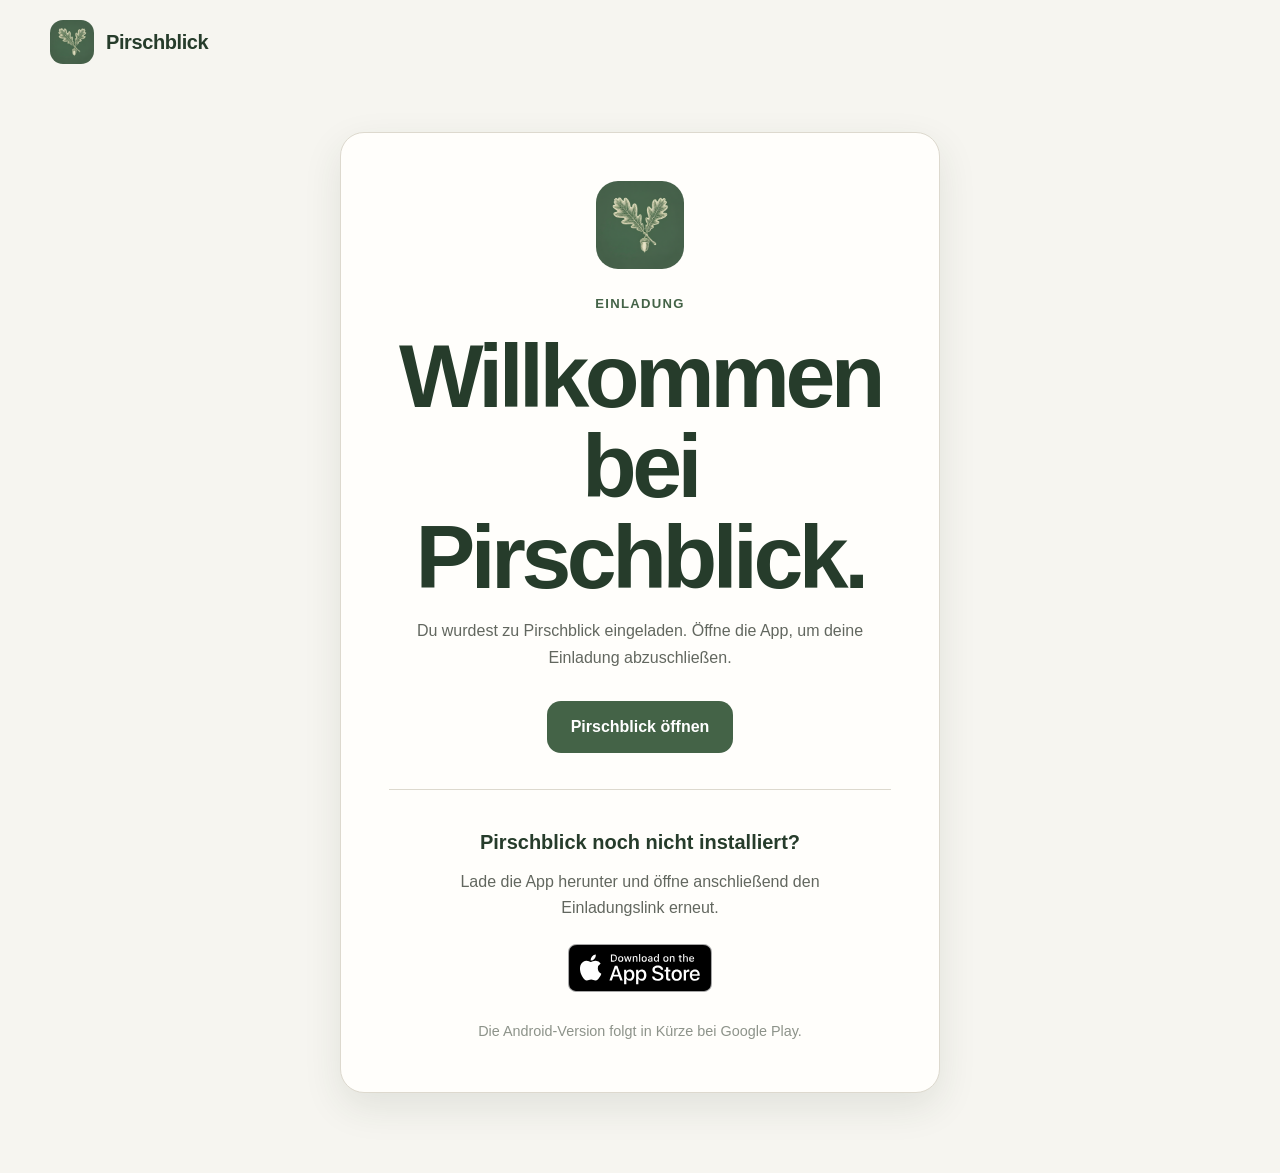
<file: invite.html>
<!doctype html>
<html lang="de">
<head>
  <meta charset="utf-8" />
  <meta name="viewport" content="width=device-width, initial-scale=1" />

  <title>Einladung zu Pirschblick</title>
  <meta
    name="description"
    content="Öffne deine Einladung zu Pirschblick und starte mit deiner Jagdscheinvorbereitung."
  />
  <meta name="robots" content="noindex, nofollow" />

  <link rel="icon" type="image/png" href="./assets/brand/favicon.png" />
  <link rel="apple-touch-icon" href="./assets/brand/favicon.png" />
  <link rel="stylesheet" href="./assets/styles.css?v=20260920-1" />
</head>

<body class="invite-page">
  <header class="site-header">
    <a class="brand" href="./index.html" aria-label="Pirschblick Startseite">
      <img
        src="./assets/brand/pirschblick-logo.png"
        alt=""
        width="44"
        height="44"
      />
      <span>Pirschblick</span>
    </a>
  </header>

  <main class="invite-main">
    <section class="invite-card">
      <img
        class="invite-logo"
        src="./assets/brand/pirschblick-logo.png"
        alt=""
        width="88"
        height="88"
      />

      <p class="eyebrow">Einladung</p>

      <h1>Willkommen bei Pirschblick.</h1>

      <p class="invite-intro">
        Du wurdest zu Pirschblick eingeladen. Öffne die App, um deine
        Einladung abzuschließen.
      </p>

      <a id="open-app" class="invite-primary-button" href="pirschblick://invite">
        Pirschblick öffnen
      </a>

      <div class="invite-divider" aria-hidden="true"></div>

      <div class="invite-download">
        <h2>Pirschblick noch nicht installiert?</h2>
        <p>
          Lade die App herunter und öffne anschließend den Einladungslink
          erneut.
        </p>

        <a
          class="store-badge-link"
          href="https://apps.apple.com/de/app/pirschblick/id6779660800"
          target="_blank"
          rel="noopener noreferrer"
          aria-label="Pirschblick im Apple App Store öffnen"
        >
          <img
            class="store-badge"
            src="./assets/stores/app-store-badge.svg"
            alt="Laden im App Store"
          />
        </a>

        <p class="invite-android-note">
          Die Android-Version folgt in Kürze bei Google Play.
        </p>
      </div>
    </section>
  </main>

  <script>
    (() => {
      const hash = window.location.hash || "";
      const deepLink = `pirschblick://invite${hash}`;
      const openButton = document.getElementById("open-app");

      openButton.href = deepLink;

      /*
       * Der Supabase-Invite liefert die Session im URL-Fragment.
       * Dieses Fragment wird unverändert an die App weitergereicht.
       *
       * Wir versuchen einmal automatisch, Pirschblick zu öffnen.
       * Ist die App nicht installiert, bleibt die Landingpage als
       * sicherer Download-Fallback sichtbar.
       */
      window.setTimeout(() => {
        window.location.href = deepLink;
      }, 250);
    })();
  </script>
</body>
</html>
</file>
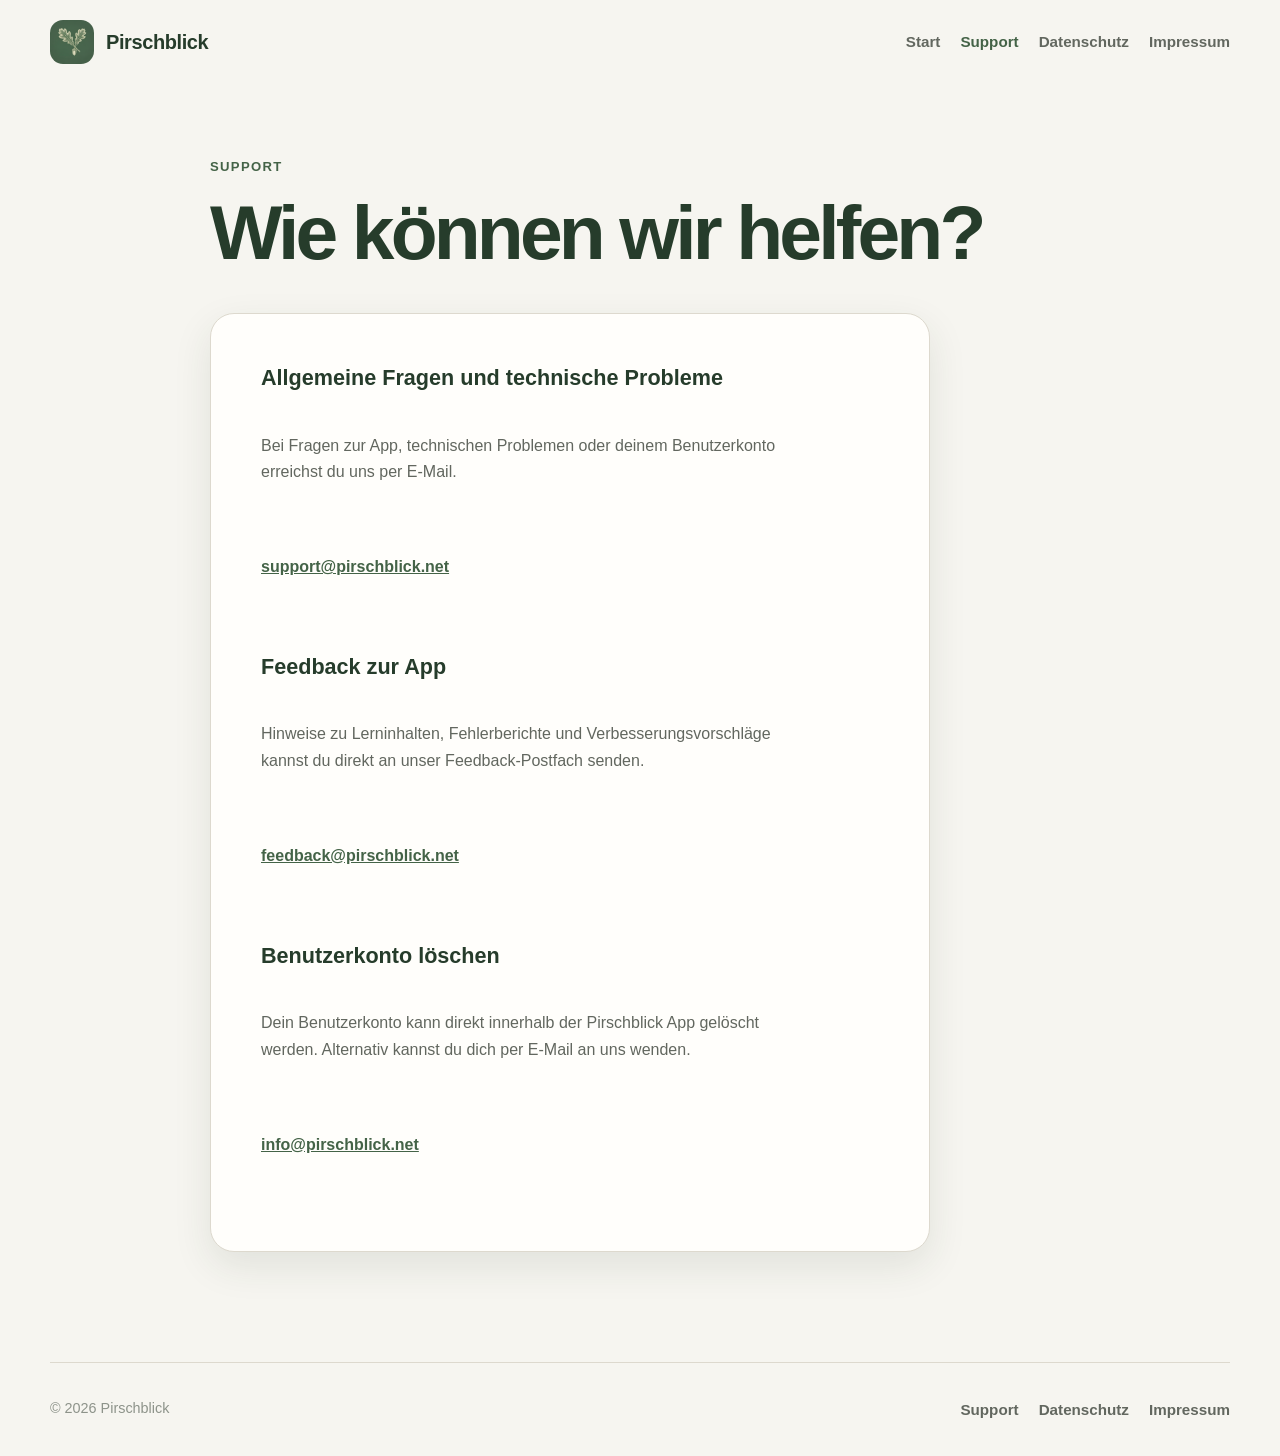
<file: support.html>
<!doctype html>
<html lang="de">
<head>
  <meta charset="utf-8" />
  <meta name="viewport" content="width=device-width, initial-scale=1" />

  <title>Support – Pirschblick</title>

    <meta
    name="description"
    content="Support, Hilfe und Kontakt für die Pirschblick Jagdschein-Lern-App."
  />

  <meta name="robots" content="index, follow, max-image-preview:large" />
  <link rel="canonical" href="https://pirschblick.net/support.html" />
  <link rel="icon" type="image/png" href="./assets/brand/favicon.png" />
  <link rel="apple-touch-icon" href="./assets/brand/favicon.png" />
  <link rel="manifest" href="./site.webmanifest" />

  <meta property="og:type" content="website" />
  <meta property="og:locale" content="de_DE" />
  <meta property="og:site_name" content="Pirschblick" />
  <meta property="og:title" content="Support – Pirschblick" />
  <meta property="og:description" content="Support, Hilfe und Kontakt für die Pirschblick Jagdschein-Lern-App." />
  <meta property="og:url" content="https://pirschblick.net/support.html" />
  <meta property="og:image" content="https://pirschblick.net/assets/brand/favicon.png" />
  <meta property="og:image:alt" content="Pirschblick Logo" />

  <meta name="twitter:card" content="summary" />
  <meta name="twitter:title" content="Support – Pirschblick" />
  <meta name="twitter:description" content="Support, Hilfe und Kontakt für die Pirschblick Jagdschein-Lern-App." />
  <meta name="twitter:image" content="https://pirschblick.net/assets/brand/favicon.png" />

  <link rel="stylesheet" href="./assets/styles.css" />
</head>
<body>

  <header class="site-header">
    <a class="brand" href="./index.html" aria-label="Pirschblick Startseite">
      <img
        src="./assets/brand/pirschblick-logo.png"
        alt=""
        width="44"
        height="44"
      />
      <span>Pirschblick</span>
    </a>

    <nav class="site-nav" aria-label="Hauptnavigation">
      <a href="./index.html">Start</a> <a href="./support.html" aria-current="page">Support</a> <a href="./datenschutz.html">Datenschutz</a> <a href="./impressum.html">Impressum</a>
    </nav>
  </header>

  <main class="content-page">
    <p class="eyebrow">Support</p>
    <h1>Wie können wir helfen?</h1>

    <div class="legal-card support-card">
      <h2>Allgemeine Fragen und technische Probleme</h2>

      <p>
        Bei Fragen zur App, technischen Problemen oder deinem Benutzerkonto
        erreichst du uns per E-Mail.
      </p>

      <p>
        <a class="text-link" href="mailto:support@pirschblick.net">
          support@pirschblick.net
        </a>
      </p>

      <h2>Feedback zur App</h2>

      <p>
        Hinweise zu Lerninhalten, Fehlerberichte und Verbesserungsvorschläge
        kannst du direkt an unser Feedback-Postfach senden.
      </p>

      <p>
        <a class="text-link" href="mailto:feedback@pirschblick.net">
          feedback@pirschblick.net
        </a>
      </p>

      <h2>Benutzerkonto löschen</h2>

      <p>
        Dein Benutzerkonto kann direkt innerhalb der Pirschblick App gelöscht
        werden. Alternativ kannst du dich per E-Mail an uns wenden.
      </p>

      <p>
        <a class="text-link" href="mailto:info@pirschblick.net">
          info@pirschblick.net
        </a>
      </p>
    </div>
  </main>


  <footer class="site-footer">
    <span>© 2026 Pirschblick</span>

    <nav aria-label="Rechtliche Links">
      <a href="./support.html">Support</a>
      <a href="./datenschutz.html">Datenschutz</a>
      <a href="./impressum.html">Impressum</a>
    </nav>
  </footer>
</body>
</html>
</file>
<file: assets/styles.css>
:root {
  --background: #f6f5f0;
  --background-alt: #eef2eb;
  --surface: #fffefb;
  --primary: #446347;
  --primary-dark: #263c2b;
  --primary-soft: #dfe9dc;
  --sage: #e9efe6;
  --border: #ddd9ce;
  --border-soft: #e9e5dc;
  --text-primary: #202b22;
  --text-secondary: #62675f;
  --text-muted: #8d938a;
  --shadow-card: 0 14px 38px rgba(38, 60, 43, 0.1);
  --shadow-image: 0 18px 42px rgba(29, 45, 33, 0.18);
  --radius-card: 24px;
  --radius-large: 34px;
  --radius-pill: 999px;
  --page-padding: 24px;
  --content-width: 1180px;
}

* {
  box-sizing: border-box;
}

html {
  color-scheme: light;
  scroll-behavior: smooth;
}

body {
  margin: 0;
  min-height: 100vh;
  background: var(--background);
  color: var(--text-primary);
  font-family:
    -apple-system,
    BlinkMacSystemFont,
    "Segoe UI",
    sans-serif;
  line-height: 1.65;
}

img {
  display: block;
  max-width: 100%;
}

a {
  color: inherit;
}

h1,
h2,
h3,
p,
figure {
  margin-top: 0;
}

.site-header,
.site-footer,
.hero,
.section,
.content-page {
  width: min(100% - 2 * var(--page-padding), var(--content-width));
  margin-inline: auto;
}

.site-header {
  display: flex;
  align-items: center;
  justify-content: space-between;
  gap: 32px;
  padding-block: 20px;
}

.brand {
  display: inline-flex;
  align-items: center;
  gap: 12px;
  color: var(--primary-dark);
  font-size: 1.25rem;
  font-weight: 800;
  letter-spacing: -0.02em;
  text-decoration: none;
}

.brand img {
  width: 44px;
  height: 44px;
  border-radius: 13px;
}

.site-nav,
.site-footer nav {
  display: flex;
  flex-wrap: wrap;
  gap: 20px;
}

.site-nav a,
.site-footer a {
  color: var(--text-secondary);
  font-size: 0.95rem;
  font-weight: 600;
  text-decoration: none;
}

.site-nav a:hover,
.site-nav a[aria-current="page"],
.site-footer a:hover,
.text-link:hover {
  color: var(--primary);
}

.hero {
  display: grid;
  grid-template-columns: minmax(0, 1fr) minmax(240px, 390px);
  align-items: center;
  gap: 72px;
  min-height: 680px;
  padding-block: 84px 110px;
}

.hero-content {
  min-width: 0;
}

.hero-mark {
  display: grid;
  min-height: 390px;
  place-items: center;
  border: 1px solid rgba(68, 99, 71, 0.12);
  border-radius: var(--radius-large);
  background:
    radial-gradient(
      circle at 50% 42%,
      rgba(255, 255, 255, 0.95),
      rgba(223, 233, 220, 0.9)
    );
  box-shadow: var(--shadow-card);
}

.hero-mark img {
  width: min(70%, 250px);
  height: auto;
  filter: drop-shadow(0 16px 22px rgba(38, 60, 43, 0.15));
}

.eyebrow {
  margin-bottom: 16px;
  color: var(--primary);
  font-size: 0.82rem;
  font-weight: 800;
  letter-spacing: 0.1em;
  text-transform: uppercase;
}

h1 {
  max-width: 820px;
  margin-bottom: 24px;
  color: var(--primary-dark);
  font-size: clamp(2.7rem, 7vw, 5.6rem);
  line-height: 1.01;
  letter-spacing: -0.05em;
}

.hero-copy {
  max-width: 720px;
  margin-bottom: 34px;
  color: var(--text-secondary);
  font-size: clamp(1.08rem, 2vw, 1.32rem);
}

.primary-link,
.secondary-link {
  display: inline-flex;
  align-items: center;
  justify-content: center;
  min-height: 52px;
  padding: 12px 22px;
  border-radius: var(--radius-pill);
  font-weight: 750;
  text-decoration: none;
  transition:
    transform 160ms ease,
    box-shadow 160ms ease,
    background 160ms ease;
}

.primary-link {
  background: var(--primary);
  color: white;
  box-shadow: 0 10px 24px rgba(68, 99, 71, 0.22);
}

.primary-link:hover,
.secondary-link:hover {
  transform: translateY(-2px);
}

.primary-link:hover {
  background: var(--primary-dark);
}

.secondary-link {
  border: 1px solid rgba(68, 99, 71, 0.2);
  background: var(--surface);
  color: var(--primary);
}

.section {
  padding-block: 88px;
}

.section-heading {
  max-width: 760px;
  margin-bottom: 44px;
}

.section-heading h2,
.support-teaser h2 {
  margin-bottom: 18px;
  color: var(--primary-dark);
  font-size: clamp(2rem, 5vw, 3.65rem);
  line-height: 1.08;
  letter-spacing: -0.04em;
}

.section-heading p {
  color: var(--text-secondary);
  font-size: 1.1rem;
}

.app-showcase {
  width: min(100%, 1440px);
  padding-inline: var(--page-padding);
  border-radius: var(--radius-large);
  background: var(--background-alt);
}

.app-showcase .section-heading {
  width: min(100%, var(--content-width));
  margin-inline: auto;
  margin-bottom: 44px;
}

.screenshot-gallery {
  display: grid;
  grid-auto-columns: minmax(245px, 310px);
  grid-auto-flow: column;
  gap: 22px;
  overflow-x: auto;
  padding: 8px max(0px, calc((100% - var(--content-width)) / 2)) 32px;
  scroll-snap-type: x mandatory;
  scrollbar-width: thin;
  scrollbar-color: var(--primary-soft) transparent;
}

.screenshot-card {
  scroll-snap-align: start;
}

.screenshot-card img {
  width: 100%;
  aspect-ratio: 1284 / 2778;
  border-radius: 28px;
  box-shadow: var(--shadow-image);
  object-fit: cover;
}

.screenshot-card figcaption {
  padding: 18px 6px 0;
  color: var(--text-secondary);
  font-size: 0.95rem;
  font-weight: 650;
  line-height: 1.4;
}

.feature-grid {
  display: grid;
  grid-template-columns: repeat(3, minmax(0, 1fr));
  gap: 18px;
}

.feature-card {
  min-height: 270px;
  padding: 30px;
  border: 1px solid var(--border);
  border-radius: var(--radius-card);
  background: var(--surface);
  box-shadow: var(--shadow-card);
}

.feature-number {
  display: inline-flex;
  align-items: center;
  justify-content: center;
  width: 42px;
  height: 42px;
  margin-bottom: 34px;
  border-radius: 14px;
  background: var(--primary-soft);
  color: var(--primary-dark);
  font-size: 0.82rem;
  font-weight: 800;
}

.feature-card h2 {
  margin-bottom: 12px;
  color: var(--primary-dark);
  font-size: 1.32rem;
}

.feature-card p {
  margin-bottom: 0;
  color: var(--text-secondary);
}

.support-teaser {
  display: flex;
  align-items: center;
  justify-content: space-between;
  gap: 42px;
  margin-bottom: 60px;
  padding: 42px;
  border-radius: var(--radius-large);
  background: var(--primary-dark);
  color: white;
}

.support-teaser .eyebrow {
  color: #cbdac8;
}

.support-teaser h2 {
  max-width: 620px;
  margin-bottom: 0;
  color: white;
}

.content-page {
  max-width: 860px;
  padding-block: 72px 110px;
}

.content-page > h1 {
  font-size: clamp(2.7rem, 6vw, 4.8rem);
}

.legal-card {
  margin-top: 42px;
  padding: clamp(24px, 5vw, 50px);
  border: 1px solid var(--border);
  border-radius: var(--radius-card);
  background: var(--surface);
  box-shadow: var(--shadow-card);
}

.legal-card h2 {
  margin: 46px 0 14px;
  color: var(--primary-dark);
  font-size: 1.35rem;
  line-height: 1.3;
}

.legal-card h2:first-child {
  margin-top: 0;
}

.legal-card p,
.legal-card li {
  color: var(--text-secondary);
  font-size: 1rem;
}

.legal-card p {
  white-space: pre-line;
}

.legal-card ul {
  margin: 0 0 24px;
  padding-left: 23px;
}

.legal-card li + li {
  margin-top: 7px;
}

.support-card {
  max-width: 720px;
}

.text-link {
  color: var(--primary);
  font-weight: 750;
  overflow-wrap: anywhere;
}

.site-footer {
  display: flex;
  justify-content: space-between;
  gap: 28px;
  padding-block: 34px;
  border-top: 1px solid var(--border);
  color: var(--text-muted);
  font-size: 0.9rem;
}

@media (max-width: 880px) {
  .hero {
    grid-template-columns: 1fr;
    gap: 44px;
    min-height: auto;
    padding-block: 64px 88px;
  }

  .hero-mark {
    min-height: 300px;
  }

  .feature-grid {
    grid-template-columns: 1fr;
  }

  .feature-card {
    min-height: auto;
  }
}

@media (max-width: 700px) {
  :root {
    --page-padding: 18px;
  }

  .site-header,
  .site-footer {
    align-items: flex-start;
    flex-direction: column;
  }

  .site-nav {
    gap: 14px 18px;
  }

  .hero {
    padding-block: 46px 70px;
  }

  .hero-mark {
    min-height: 250px;
  }

  .hero-mark img {
    width: 165px;
  }

  .section {
    padding-block: 66px;
  }

  .app-showcase {
    border-radius: 0;
  }

  .screenshot-gallery {
    grid-auto-columns: minmax(230px, 78vw);
  }

  .support-teaser {
    align-items: flex-start;
    flex-direction: column;
    margin-bottom: 40px;
    padding: 30px 24px;
  }

  .content-page {
    padding-block: 48px 80px;
  }

  .legal-card {
    margin-top: 30px;
  }
}


.seo-intro {
  padding-top: 48px;
  padding-bottom: 72px;
}

.seo-intro .section-heading {
  margin-bottom: 0;
}

.seo-intro .section-heading p:last-child {
  max-width: 780px;
  margin-bottom: 0;
}


.download-section {
  padding-top: 36px;
}

.download-heading {
  margin-bottom: 34px;
}

.store-grid {
  display: grid;
  grid-template-columns: repeat(2, minmax(0, 1fr));
  gap: 20px;
}

.store-card {
  display: grid;
  grid-template-columns: minmax(0, 1fr) 150px;
  grid-template-areas:
    "copy qr"
    "badge qr";
  align-items: center;
  gap: 24px 32px;
  min-height: 300px;
  padding: 32px;
  border: 1px solid var(--border);
  border-radius: var(--radius-card);
  background: var(--surface);
  box-shadow: var(--shadow-card);
}

.store-card-copy {
  grid-area: copy;
}

.store-platform {
  margin-bottom: 8px;
  color: var(--primary);
  font-size: 0.82rem;
  font-weight: 800;
  letter-spacing: 0.08em;
  text-transform: uppercase;
}

.store-card h3 {
  margin-bottom: 10px;
  color: var(--primary-dark);
  font-size: 1.45rem;
  line-height: 1.2;
}

.store-card-copy p:last-child {
  margin-bottom: 0;
  color: var(--text-secondary);
}

.store-qr {
  grid-area: qr;
  width: 150px;
  height: 150px;
}

.store-badge-link,
.store-badge-disabled {
  grid-area: badge;
  display: inline-flex;
  width: fit-content;
}

.store-badge-link {
  transition:
    transform 160ms ease,
    opacity 160ms ease;
}

.store-badge-link:hover {
  transform: translateY(-2px);
}

.store-badge {
  width: auto;
  height: 48px;
}

.store-card-coming {
  background: var(--background-alt);
}

.store-qr-placeholder {
  grid-area: qr;
  display: grid;
  width: 150px;
  height: 150px;
  place-items: center;
  border: 1px dashed rgba(68, 99, 71, 0.28);
  border-radius: 18px;
  background: rgba(255, 255, 255, 0.42);
  color: var(--text-muted);
  font-size: 0.82rem;
  font-weight: 700;
  text-align: center;
}

.store-badge-disabled {
  opacity: 0.48;
}

@media (max-width: 780px) {
  .store-grid {
    grid-template-columns: 1fr;
  }

  .store-card {
    grid-template-columns: minmax(0, 1fr) 128px;
    gap: 20px 24px;
    padding: 26px;
  }

  .store-qr,
  .store-qr-placeholder {
    width: 128px;
    height: 128px;
  }
}

@media (max-width: 520px) {
  .store-card {
    grid-template-columns: 1fr;
    grid-template-areas:
      "copy"
      "qr"
      "badge";
    justify-items: start;
  }

  .store-qr,
  .store-qr-placeholder {
    width: 144px;
    height: 144px;
  }

  .store-badge {
    height: 46px;
  }
}


/* Invite landing page */

.invite-page {
  min-height: 100vh;
  background: var(--background);
}

.invite-main {
  display: grid;
  min-height: calc(100vh - 86px);
  place-items: center;
  padding: 48px 24px 80px;
}

.invite-card {
  width: min(100%, 600px);
  padding: 48px;
  border: 1px solid var(--border);
  border-radius: var(--radius-card);
  background: var(--surface);
  box-shadow: var(--shadow-card);
  text-align: center;
}

.invite-logo {
  display: block;
  margin: 0 auto 24px;
  border-radius: 22px;
}

.invite-card h1 {
  margin-bottom: 16px;
  color: var(--primary-dark);
}

.invite-intro {
  max-width: 460px;
  margin: 0 auto 30px;
  color: var(--text-secondary);
}

.invite-primary-button {
  display: inline-flex;
  min-height: 52px;
  align-items: center;
  justify-content: center;
  padding: 0 24px;
  border-radius: 14px;
  background: var(--primary);
  color: #fff;
  font-weight: 700;
  text-decoration: none;
  transition:
    transform 160ms ease,
    opacity 160ms ease;
}

.invite-primary-button:hover {
  transform: translateY(-2px);
}

.invite-divider {
  height: 1px;
  margin: 36px 0;
  background: var(--border);
}

.invite-download h2 {
  margin-bottom: 10px;
  color: var(--primary-dark);
  font-size: 1.25rem;
}

.invite-download > p {
  max-width: 430px;
  margin: 0 auto 22px;
  color: var(--text-secondary);
}

.invite-download .store-badge-link {
  margin: 0 auto;
}

.invite-android-note {
  margin-top: 20px !important;
  margin-bottom: 0 !important;
  color: var(--text-muted) !important;
  font-size: 0.9rem;
}

@media (max-width: 600px) {
  .invite-main {
    align-items: start;
    padding: 28px 16px 56px;
  }

  .invite-card {
    padding: 34px 22px;
  }

  .invite-logo {
    width: 72px;
    height: 72px;
  }

  .invite-primary-button {
    width: 100%;
  }
}
</file>
